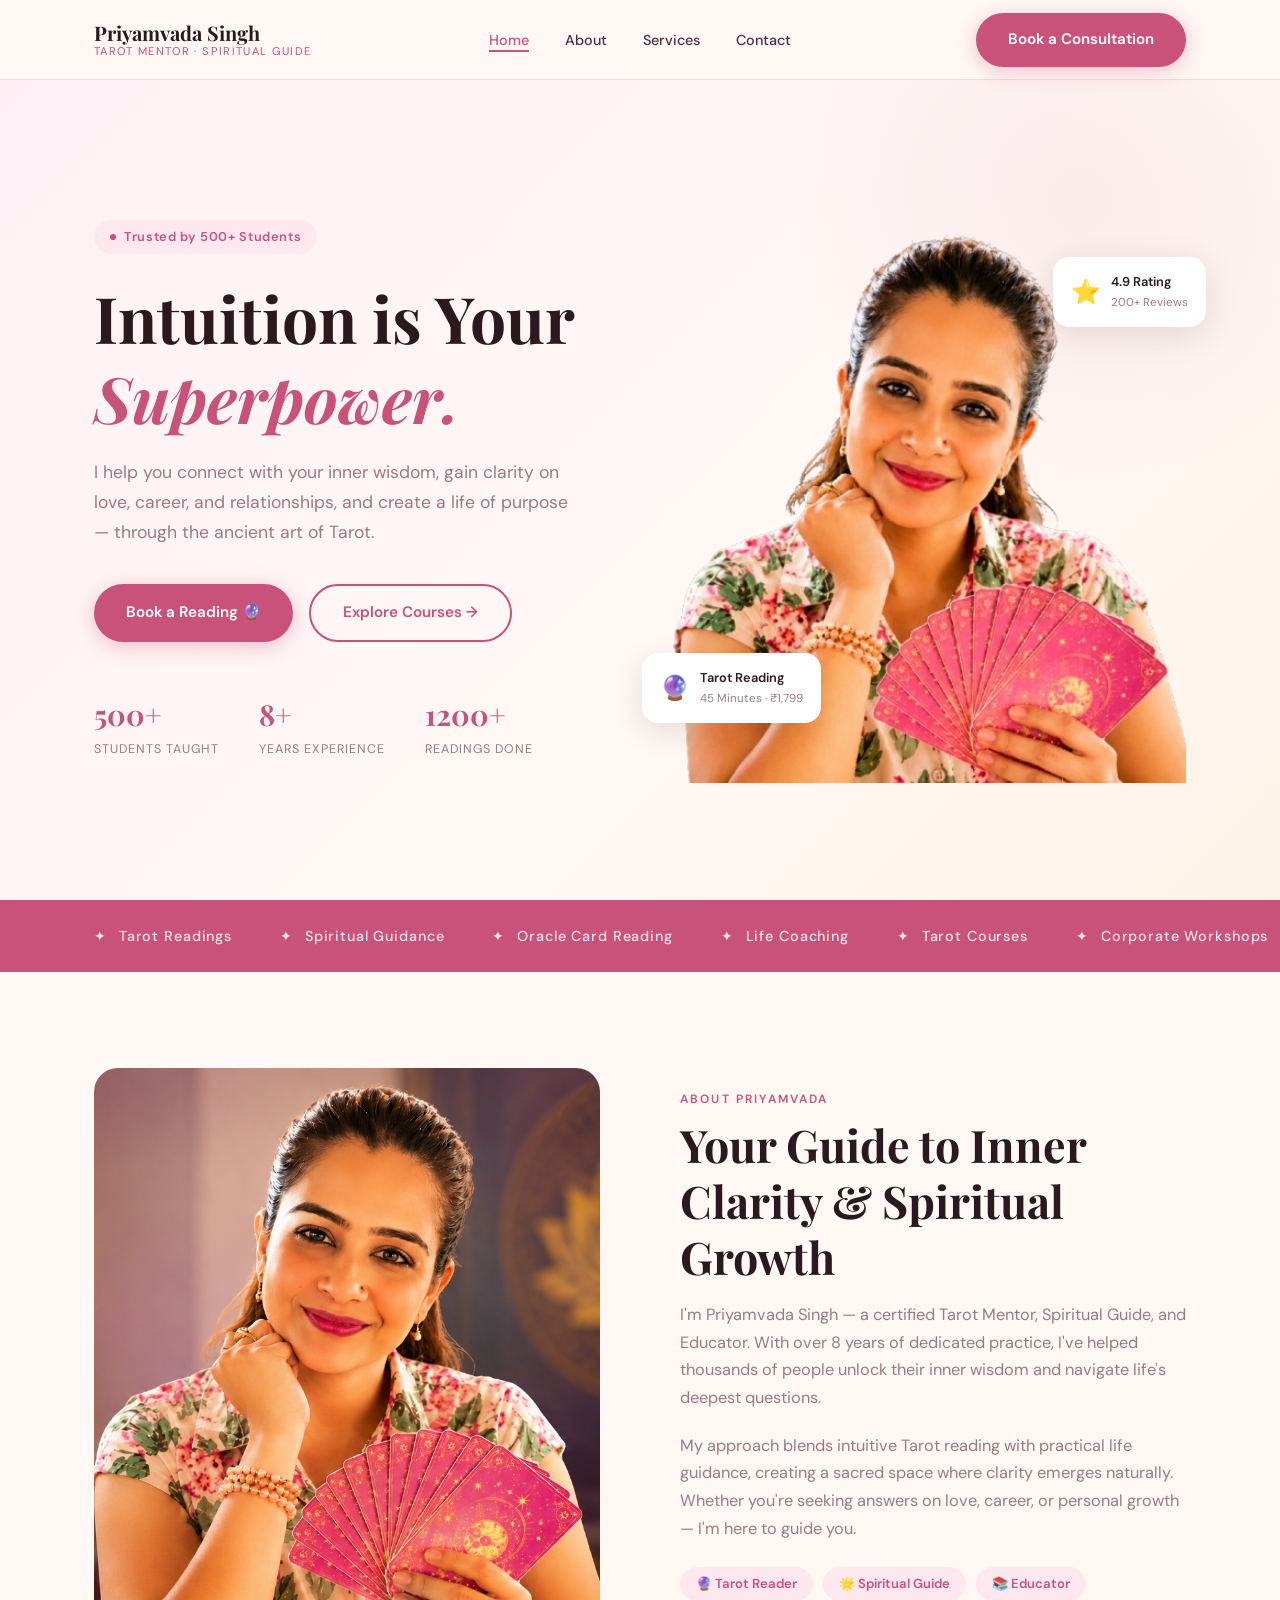
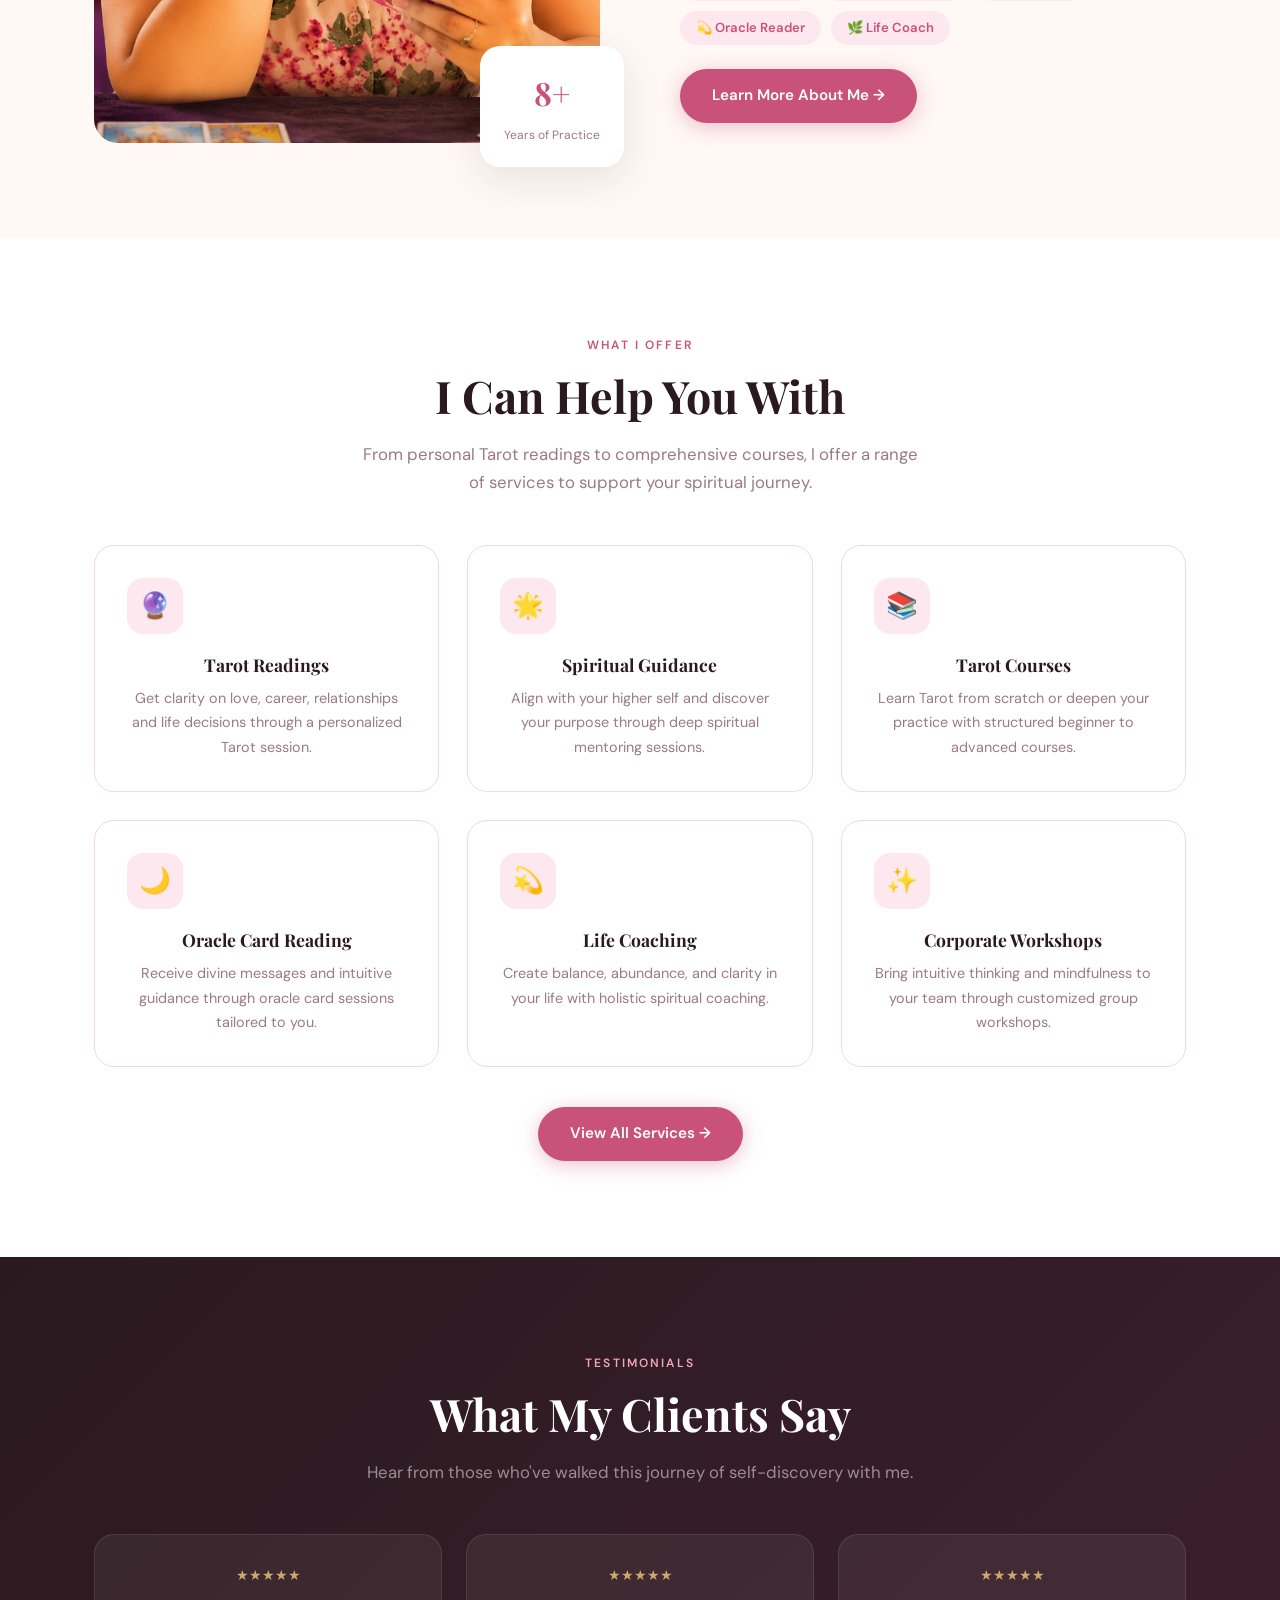
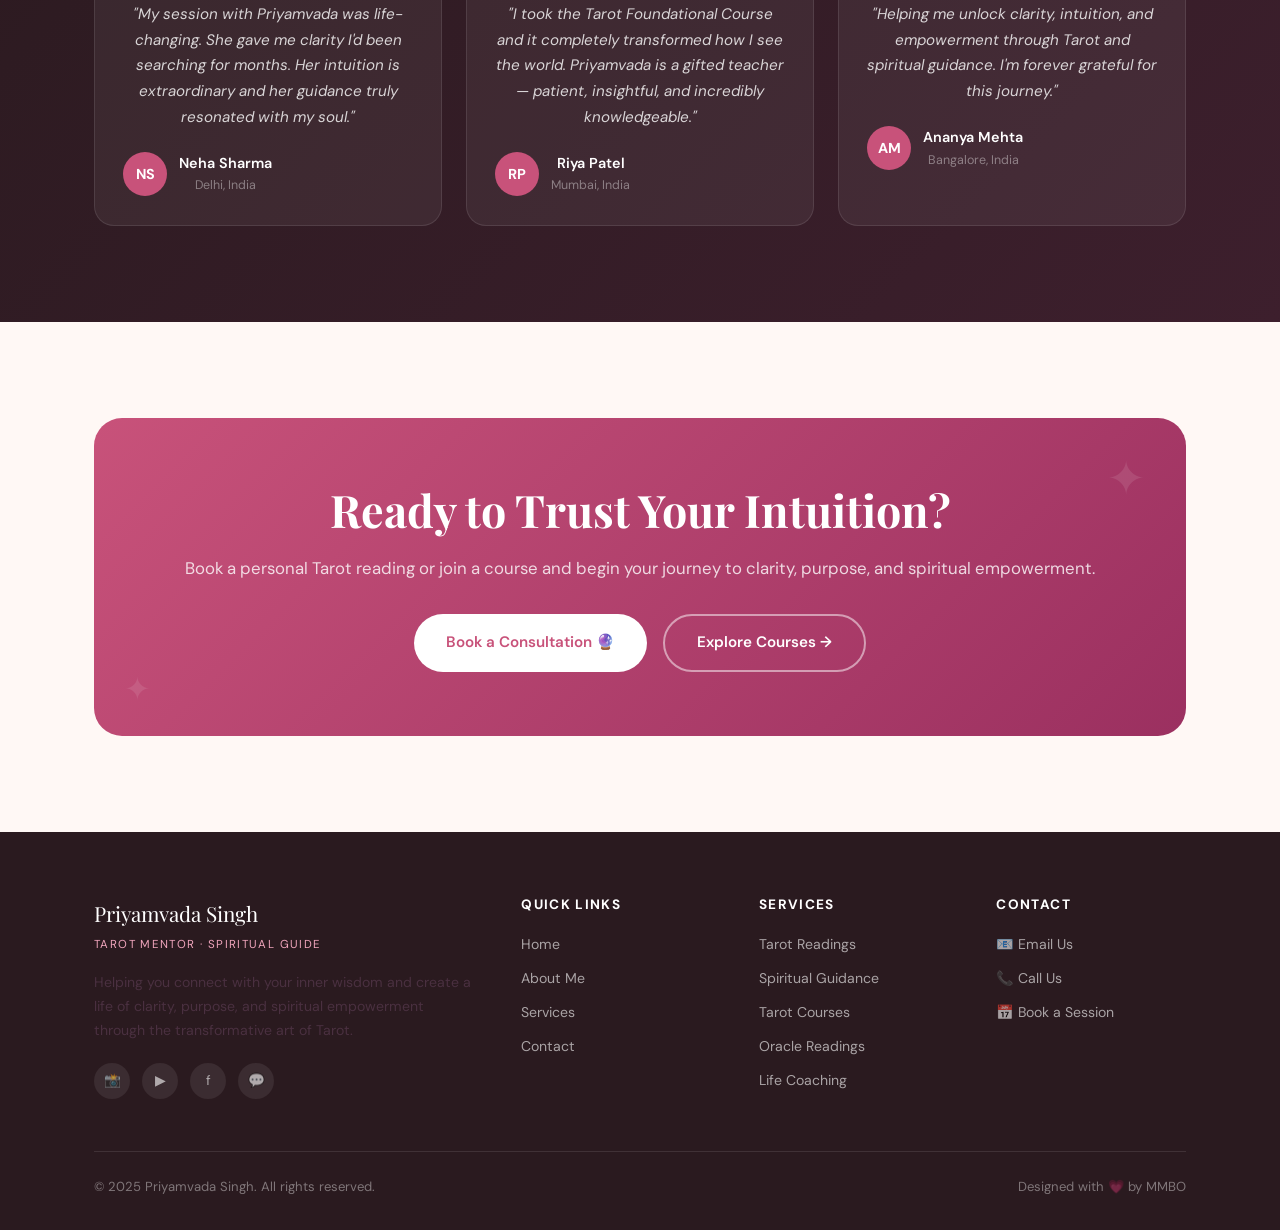
<file: index.html>
<!DOCTYPE html>
<html lang="en">

<head>
  <meta charset="UTF-8" />
  <meta name="viewport" content="width=device-width, initial-scale=1.0" />
  <title>Priyamvada Singh | Tarot Mentor & Spiritual Guide</title>
  <meta name="description"
    content="Connect with your inner wisdom through Tarot readings, spiritual guidance, and courses with Priyamvada Singh." />
  <link rel="stylesheet" href="css/style.css" />
</head>

<body>

  <!-- NAVBAR -->
  <nav class="navbar">
    <div class="container">
      <div class="nav-inner">
        <a href="index.html" class="nav-logo">
          <span class="logo-name">Priyamvada Singh</span>
          <span class="logo-tagline">Tarot Mentor · Spiritual Guide</span>
        </a>
        <ul class="nav-links">
          <li><a href="index.html" class="active">Home</a></li>
          <li><a href="about.html">About</a></li>
          <li><a href="services.html">Services</a></li>
          <li><a href="contact.html">Contact</a></li>
        </ul>
        <a href="contact.html" class="btn btn-primary nav-cta">Book a Consultation</a>
        <button class="hamburger" aria-label="Menu">
          <span></span><span></span><span></span>
        </button>
      </div>
    </div>
  </nav>

  <!-- HERO -->
  <section class="hero">
    <div class="container">
      <div class="hero-grid">
        <div class="hero-content">
          <div class="hero-badge"><span class="dot"></span> Trusted by 500+ Students</div>
          <h1 class="hero-title">Intuition is Your <em>Superpower.</em></h1>
          <p class="hero-sub">I help you connect with your inner wisdom, gain clarity on love, career, and
            relationships, and create a life of purpose — through the ancient art of Tarot.</p>
          <div class="hero-actions">
            <a href="contact.html" class="btn btn-primary">Book a Reading 🔮</a>
            <a href="services.html" class="btn btn-outline">Explore Courses →</a>
          </div>
          <div class="hero-stats">
            <div class="hero-stat">
              <div class="num"><span data-target="500" data-suffix="+">500+</span></div>
              <div class="lbl">Students Taught</div>
            </div>
            <div class="hero-stat">
              <div class="num"><span data-target="8" data-suffix="+">8+</span></div>
              <div class="lbl">Years Experience</div>
            </div>
            <div class="hero-stat">
              <div class="num"><span data-target="1200" data-suffix="+">1200+</span></div>
              <div class="lbl">Readings Done</div>
            </div>
          </div>
        </div>
        <div class="hero-img-wrap">
          <div class="hero-img-frame">
            <!-- <div style="width:100%;height:100%;background:linear-gradient(145deg,#f9c7d8,#e8a0b8);display:flex;align-items:center;justify-content:center;font-size:5rem;">🌸</div> -->
            <img src="./image/hero_image.png" alt="hero-image" />
          </div>
          <div class="hero-float fl-1">
            <div class="fi">🔮</div>
            <div>
              <div class="ft">Tarot Reading</div>
              <div class="fs">45 Minutes · ₹1,799</div>
            </div>
          </div>
          <div class="hero-float fl-2">
            <div class="fi">⭐</div>
            <div>
              <div class="ft">4.9 Rating</div>
              <div class="fs">200+ Reviews</div>
            </div>
          </div>
        </div>
      </div>
    </div>
  </section>

  <!-- SERVICES STRIP -->
  <div class="services-strip">
    <div class="container">
      <div class="strip-inner">
        <span class="strip-item"><span class="star">✦</span> Tarot Readings</span>
        <span class="strip-item"><span class="star">✦</span> Spiritual Guidance</span>
        <span class="strip-item"><span class="star">✦</span> Oracle Card Reading</span>
        <span class="strip-item"><span class="star">✦</span> Life Coaching</span>
        <span class="strip-item"><span class="star">✦</span> Tarot Courses</span>
        <span class="strip-item"><span class="star">✦</span> Corporate Workshops</span>
        <!-- duplicate for seamless loop -->
        <span class="strip-item"><span class="star">✦</span> Tarot Readings</span>
        <span class="strip-item"><span class="star">✦</span> Spiritual Guidance</span>
        <span class="strip-item"><span class="star">✦</span> Oracle Card Reading</span>
        <span class="strip-item"><span class="star">✦</span> Life Coaching</span>
        <span class="strip-item"><span class="star">✦</span> Tarot Courses</span>
        <span class="strip-item"><span class="star">✦</span> Corporate Workshops</span>
      </div>
    </div>
  </div>

  <!-- ABOUT SNIPPET -->
  <section class="section-pad">
    <div class="container">
      <div class="about-home-grid">
        <div class="about-home-img">
          <div class="about-img-main">
            <div
              style="width:100%;height:100%;background:linear-gradient(145deg,#fcd0e0,#e8a0b8);display:flex;align-items:center;justify-content:center;font-size:6rem;">
              <img src="./image/about-image.png" alt="about-image" />

            </div>
          </div>
          <div class="about-card">
            <span class="ac-num">8+</span>
            <span class="ac-txt">Years of Practice</span>
          </div>
        </div>
        <div class="about-home-content">
          <span class="eyebrow">About Priyamvada</span>
          <h2 class="section-title">Your Guide to Inner Clarity &amp; Spiritual Growth</h2>
          <p>I'm Priyamvada Singh — a certified Tarot Mentor, Spiritual Guide, and Educator. With over 8 years of
            dedicated practice, I've helped thousands of people unlock their inner wisdom and navigate life's deepest
            questions.</p>
          <p>My approach blends intuitive Tarot reading with practical life guidance, creating a sacred space where
            clarity emerges naturally. Whether you're seeking answers on love, career, or personal growth — I'm here to
            guide you.</p>
          <div class="skills-list">
            <span class="skill-tag">🔮 Tarot Reader</span>
            <span class="skill-tag">🌟 Spiritual Guide</span>
            <span class="skill-tag">📚 Educator</span>
            <span class="skill-tag">💫 Oracle Reader</span>
            <span class="skill-tag">🌿 Life Coach</span>
          </div>
          <a href="about.html" class="btn btn-primary">Learn More About Me →</a>
        </div>
      </div>
    </div>
  </section>

  <!-- SERVICES OVERVIEW -->
  <section class="section-pad" style="background:var(--white);">
    <div class="container text-center">
      <span class="eyebrow">What I Offer</span>
      <h2 class="section-title">I Can Help You With</h2>
      <p class="section-subtitle">From personal Tarot readings to comprehensive courses, I offer a range of services to
        support your spiritual journey.</p>
      <div class="cards-grid">
        <div class="card">
          <div class="card-icon">🔮</div>
          <h3>Tarot Readings</h3>
          <p>Get clarity on love, career, relationships and life decisions through a personalized Tarot session.</p>
        </div>
        <div class="card">
          <div class="card-icon">🌟</div>
          <h3>Spiritual Guidance</h3>
          <p>Align with your higher self and discover your purpose through deep spiritual mentoring sessions.</p>
        </div>
        <div class="card">
          <div class="card-icon">📚</div>
          <h3>Tarot Courses</h3>
          <p>Learn Tarot from scratch or deepen your practice with structured beginner to advanced courses.</p>
        </div>
        <div class="card">
          <div class="card-icon">🌙</div>
          <h3>Oracle Card Reading</h3>
          <p>Receive divine messages and intuitive guidance through oracle card sessions tailored to you.</p>
        </div>
        <div class="card">
          <div class="card-icon">💫</div>
          <h3>Life Coaching</h3>
          <p>Create balance, abundance, and clarity in your life with holistic spiritual coaching.</p>
        </div>
        <div class="card">
          <div class="card-icon">✨</div>
          <h3>Corporate Workshops</h3>
          <p>Bring intuitive thinking and mindfulness to your team through customized group workshops.</p>
        </div>
      </div>
      <div style="margin-top:40px;">
        <a href="services.html" class="btn btn-primary">View All Services →</a>
      </div>
    </div>
  </section>

  <!-- TESTIMONIALS -->
  <section class="section-pad testimonials-bg">
    <div class="container text-center">
      <span class="eyebrow">Testimonials</span>
      <h2 class="section-title">What My Clients Say</h2>
      <p class="section-subtitle">Hear from those who've walked this journey of self-discovery with me.</p>
      <div class="testi-grid">
        <div class="testi-card">
          <div class="testi-stars">★★★★★</div>
          <p class="testi-text">"My session with Priyamvada was life-changing. She gave me clarity I'd been searching
            for months. Her intuition is extraordinary and her guidance truly resonated with my soul."</p>
          <div class="testi-author">
            <div class="testi-avatar">NS</div>
            <div>
              <div class="testi-name">Neha Sharma</div>
              <div class="testi-loc">Delhi, India</div>
            </div>
          </div>
        </div>
        <div class="testi-card">
          <div class="testi-stars">★★★★★</div>
          <p class="testi-text">"I took the Tarot Foundational Course and it completely transformed how I see the world.
            Priyamvada is a gifted teacher — patient, insightful, and incredibly knowledgeable."</p>
          <div class="testi-author">
            <div class="testi-avatar">RP</div>
            <div>
              <div class="testi-name">Riya Patel</div>
              <div class="testi-loc">Mumbai, India</div>
            </div>
          </div>
        </div>
        <div class="testi-card">
          <div class="testi-stars">★★★★★</div>
          <p class="testi-text">"Helping me unlock clarity, intuition, and empowerment through Tarot and spiritual
            guidance. I'm forever grateful for this journey."</p>
          <div class="testi-author">
            <div class="testi-avatar">AM</div>
            <div>
              <div class="testi-name">Ananya Mehta</div>
              <div class="testi-loc">Bangalore, India</div>
            </div>
          </div>
        </div>
      </div>
    </div>
  </section>

  <!-- CTA SECTION -->
  <section class="section-pad">
    <div class="container">
      <div class="cta-banner">
        <h2>Ready to Trust Your Intuition?</h2>
        <p>Book a personal Tarot reading or join a course and begin your journey to clarity, purpose, and spiritual
          empowerment.</p>
        <div style="display:flex;gap:16px;justify-content:center;flex-wrap:wrap;">
          <a href="contact.html" class="btn btn-white">Book a Consultation 🔮</a>
          <a href="services.html" class="btn btn-outline" style="border-color:rgba(255,255,255,0.5);color:#fff;">Explore
            Courses →</a>
        </div>
      </div>
    </div>
  </section>

  <!-- FOOTER -->
  <footer class="footer">
    <div class="container">
      <div class="footer-grid">
        <div class="footer-brand">
          <span class="logo-name">Priyamvada Singh</span>
          <span class="logo-tagline">Tarot Mentor · Spiritual Guide</span>
          <p>Helping you connect with your inner wisdom and create a life of clarity, purpose, and spiritual empowerment
            through the transformative art of Tarot.</p>
          <div class="social-links">
            <a href="#" title="Instagram">📸</a>
            <a href="#" title="YouTube">▶</a>
            <a href="#" title="Facebook">f</a>
            <a href="#" title="WhatsApp">💬</a>
          </div>
        </div>
        <div class="footer-col">
          <h4>Quick Links</h4>
          <a href="index.html">Home</a>
          <a href="about.html">About Me</a>
          <a href="services.html">Services</a>
          <a href="contact.html">Contact</a>
        </div>
        <div class="footer-col">
          <h4>Services</h4>
          <a href="services.html">Tarot Readings</a>
          <a href="services.html">Spiritual Guidance</a>
          <a href="services.html">Tarot Courses</a>
          <a href="services.html">Oracle Readings</a>
          <a href="services.html">Life Coaching</a>
        </div>
        <div class="footer-col">
          <h4>Contact</h4>
          <a href="mailto:priyamvada@example.com">📧 Email Us</a>
          <a href="tel:+919999999999">📞 Call Us</a>
          <a href="contact.html">📅 Book a Session</a>
        </div>
      </div>
      <div class="footer-bottom">
        <span>© 2025 Priyamvada Singh. All rights reserved.</span>
        <span>Designed with 💗 by MMBO</span>
      </div>
    </div>
  </footer>

  <script src="js/main.js"></script>
</body>

</html>
</file>
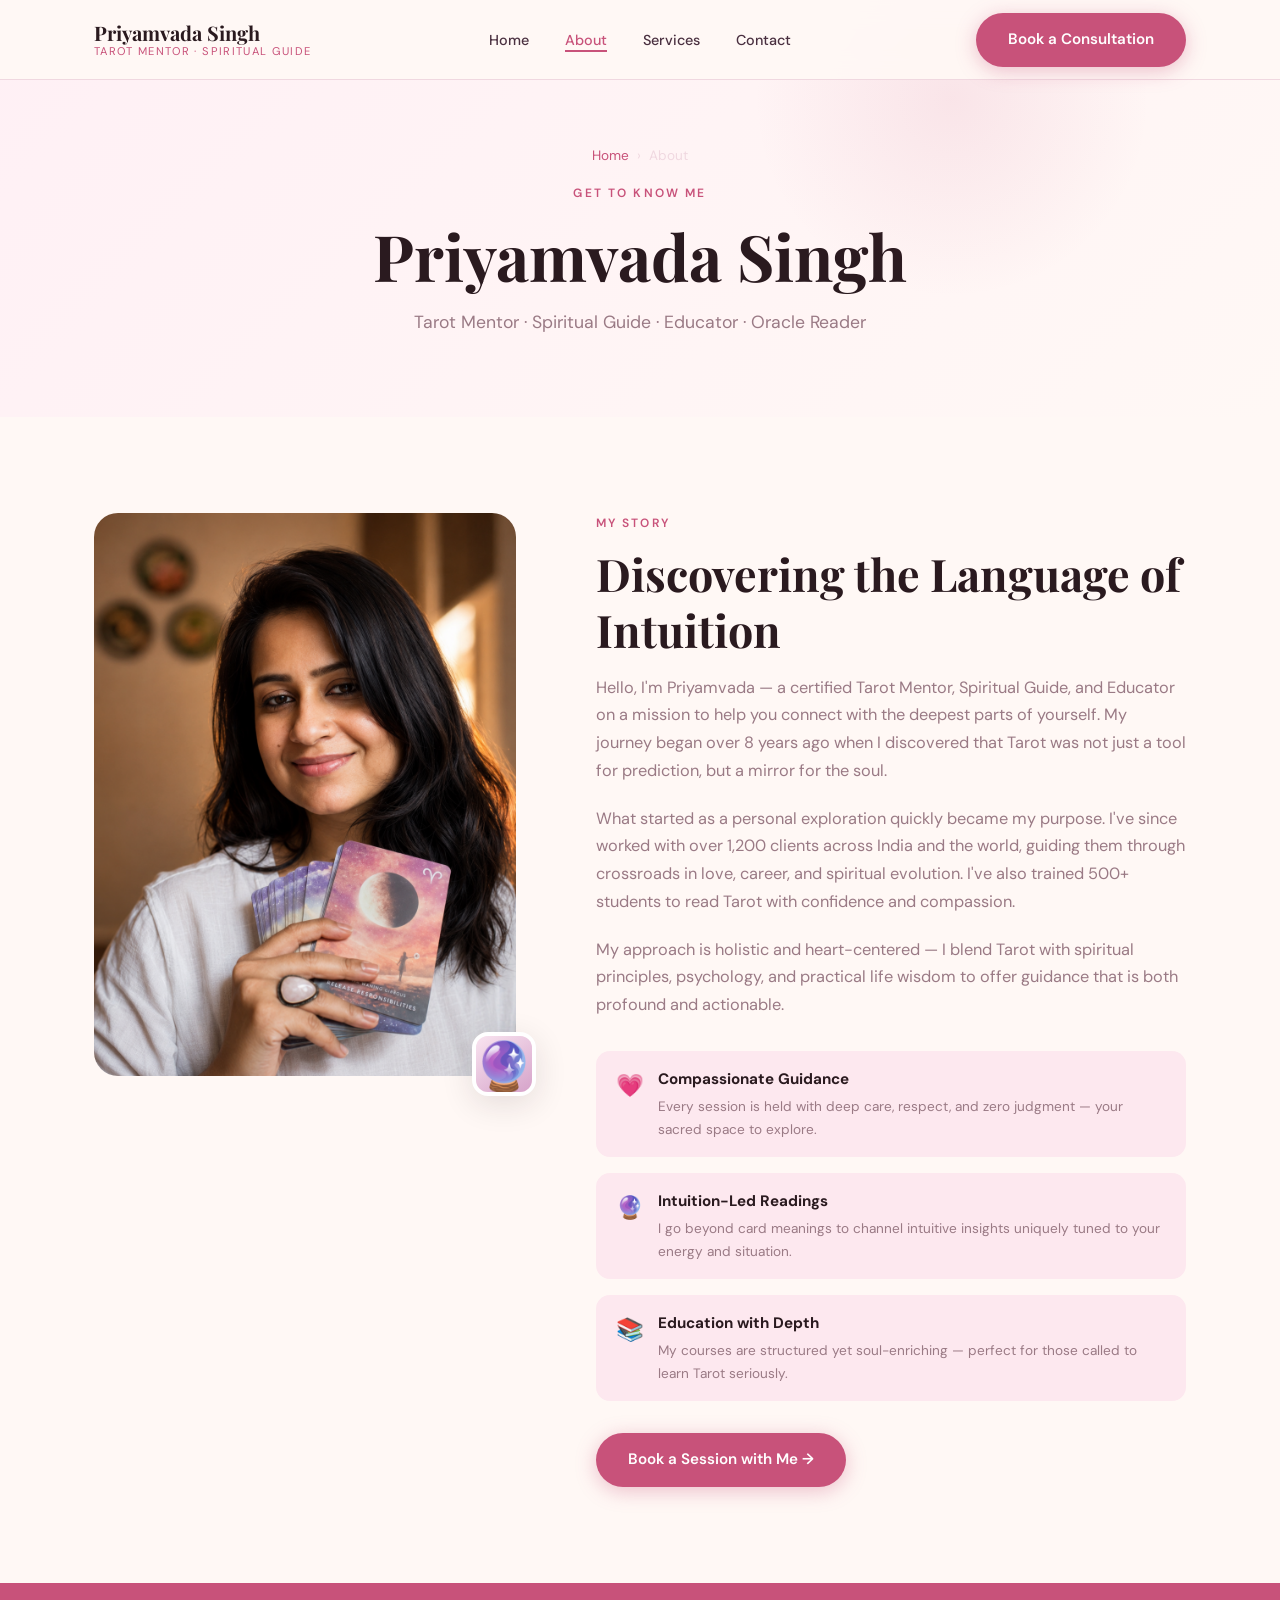
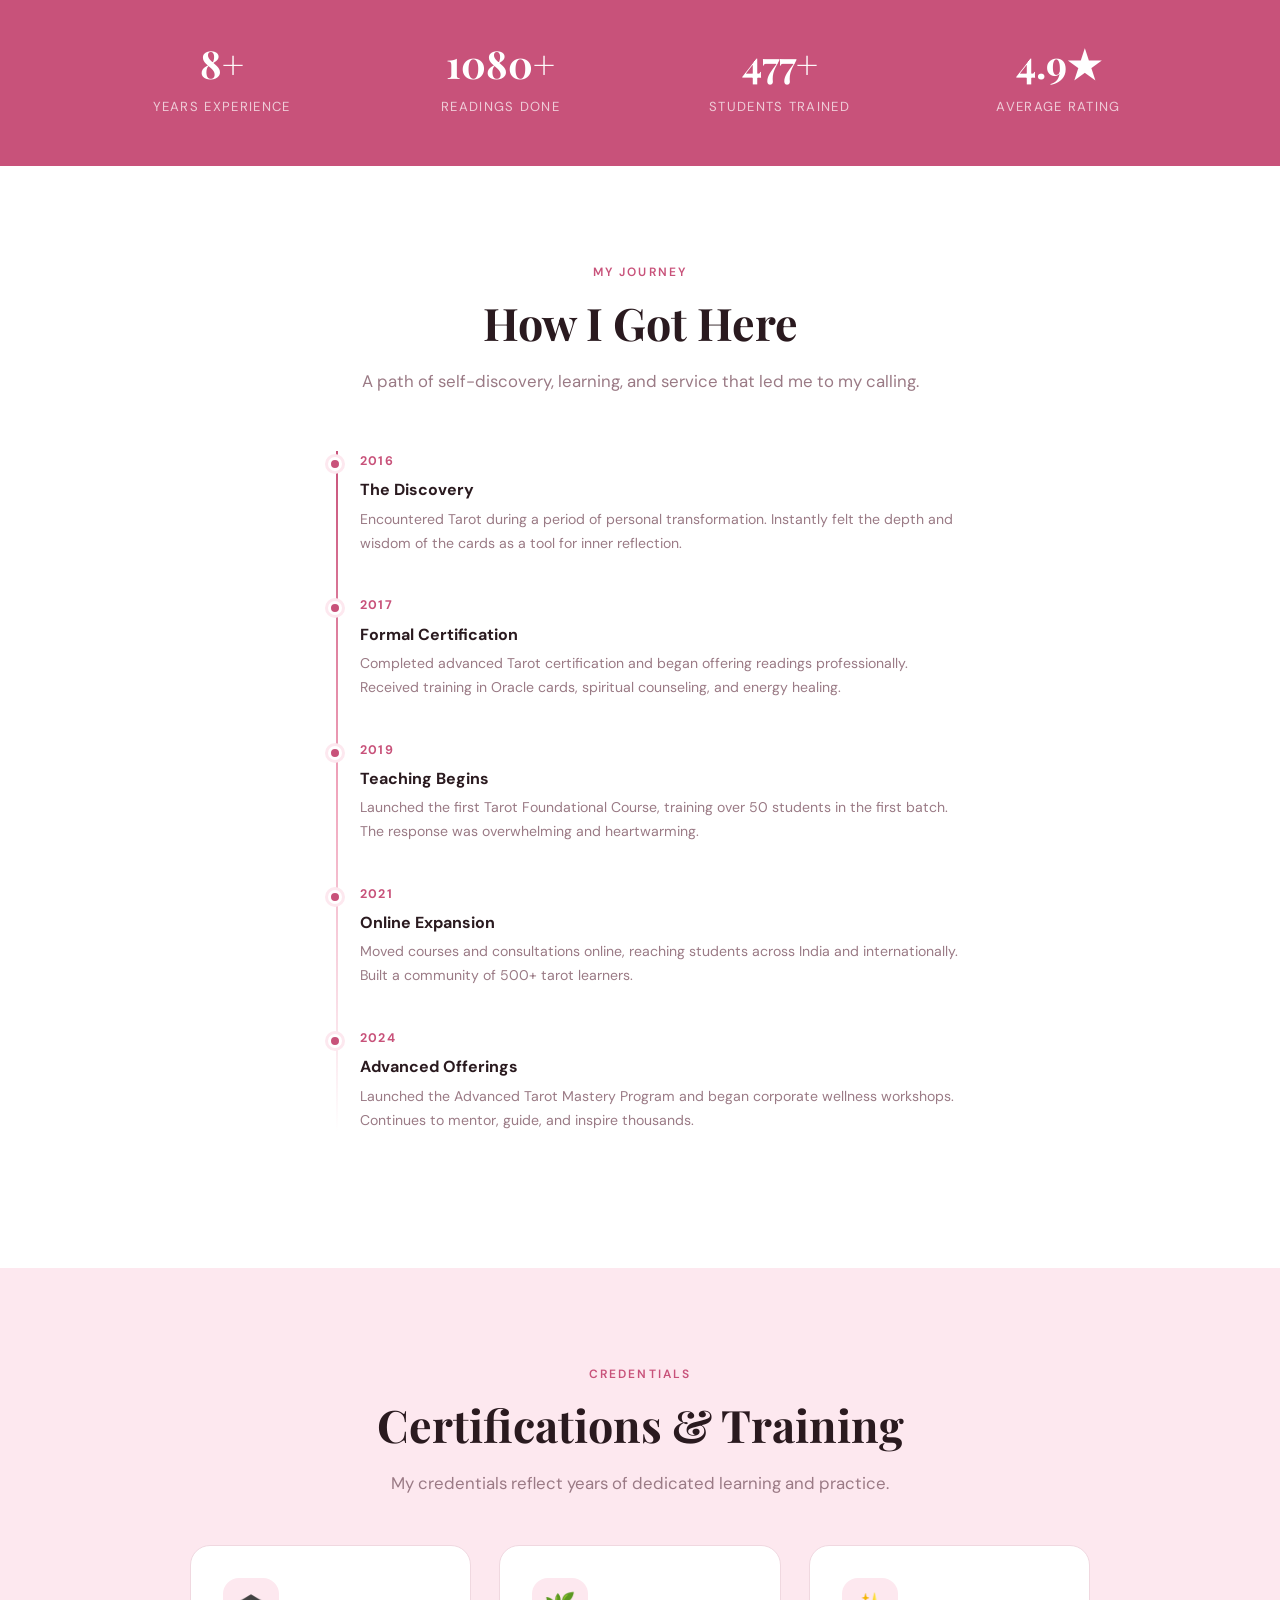
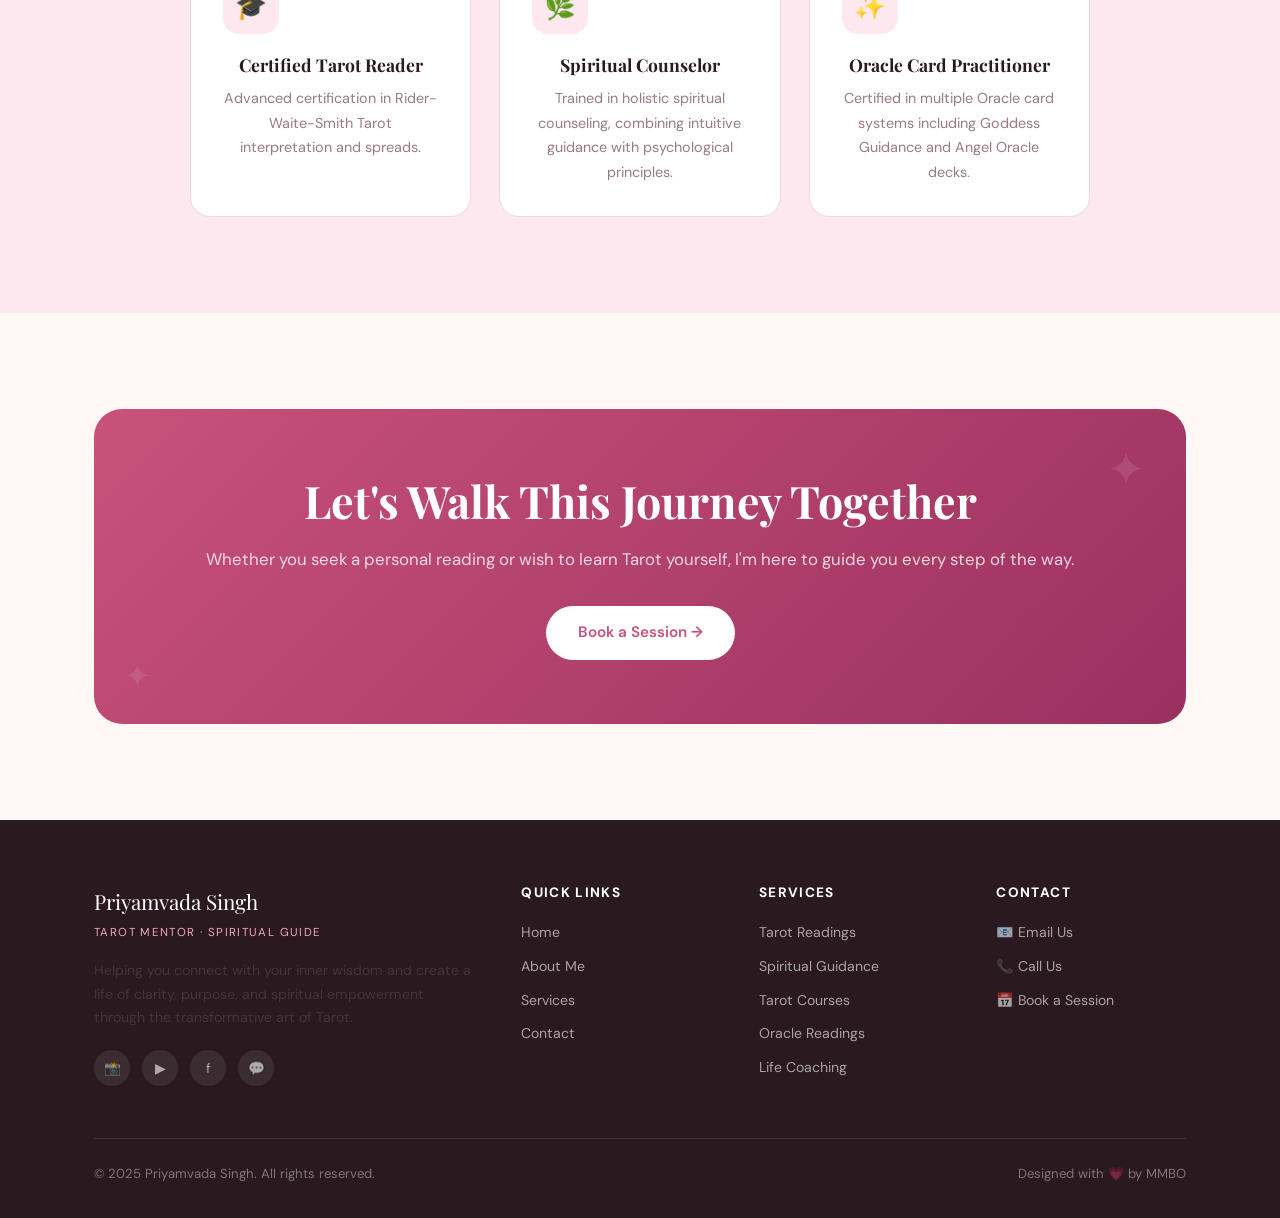
<file: about.html>
<!DOCTYPE html>
<html lang="en">

<head>
  <meta charset="UTF-8" />
  <meta name="viewport" content="width=device-width, initial-scale=1.0" />
  <title>About | Priyamvada Singh</title>
  <meta name="description"
    content="Learn about Priyamvada Singh — Tarot Mentor, Spiritual Guide, and Educator with 8+ years of experience." />
  <link rel="stylesheet" href="css/style.css" />
</head>

<body>

  <!-- NAVBAR -->
  <nav class="navbar">
    <div class="container">
      <div class="nav-inner">
        <a href="index.html" class="nav-logo">
          <span class="logo-name">Priyamvada Singh</span>
          <span class="logo-tagline">Tarot Mentor · Spiritual Guide</span>
        </a>
        <ul class="nav-links">
          <li><a href="index.html">Home</a></li>
          <li><a href="about.html" class="active">About</a></li>
          <li><a href="services.html">Services</a></li>
          <li><a href="contact.html">Contact</a></li>
        </ul>
        <a href="contact.html" class="btn btn-primary nav-cta">Book a Consultation</a>
        <button class="hamburger" aria-label="Menu">
          <span></span><span></span><span></span>
        </button>
      </div>
    </div>
  </nav>

  <!-- PAGE HERO -->
  <section class="page-hero">
    <div class="container">
      <div class="breadcrumb">
        <a href="index.html">Home</a>
        <span>›</span>
        <span>About</span>
      </div>
      <span class="eyebrow">Get to Know Me</span>
      <h1>Priyamvada Singh</h1>
      <p style="color:var(--text-muted);font-size:1.1rem;max-width:520px;margin:12px auto 0;">Tarot Mentor · Spiritual
        Guide · Educator · Oracle Reader</p>
    </div>
  </section>

  <!-- ABOUT INTRO -->
  <section class="section-pad">
    <div class="container">
      <div class="about-intro-grid">
        <div class="about-img-stack">
          <div class="about-img-big">
            <div
              style="width:100%;height:100%;background:linear-gradient(145deg,#fcd0e0,#e8a0b8);display:flex;align-items:center;justify-content:center;font-size:8rem;">
              <img src="./image/about-page-image.png" alt="about-page-image" />

            </div>
          </div>
          <div class="about-img-sm">
            <div
              style="width:100%;height:60px;background:linear-gradient(145deg,#f9e4f0,#d4a0c8);display:flex;align-items:center;justify-content:center;font-size:3rem;">
              🔮</div>
          </div>
        </div>
        <div class="about-intro-content">
          <span class="eyebrow">My Story</span>
          <h2 class="section-title">Discovering the Language of Intuition</h2>
          <p>Hello, I'm Priyamvada — a certified Tarot Mentor, Spiritual Guide, and Educator on a mission to help you
            connect with the deepest parts of yourself. My journey began over 8 years ago when I discovered that Tarot
            was not just a tool for prediction, but a mirror for the soul.</p>
          <p>What started as a personal exploration quickly became my purpose. I've since worked with over 1,200 clients
            across India and the world, guiding them through crossroads in love, career, and spiritual evolution. I've
            also trained 500+ students to read Tarot with confidence and compassion.</p>
          <p>My approach is holistic and heart-centered — I blend Tarot with spiritual principles, psychology, and
            practical life wisdom to offer guidance that is both profound and actionable.</p>
          <div class="values-list">
            <div class="value-item">
              <div class="value-icon">💗</div>
              <div>
                <div class="value-title">Compassionate Guidance</div>
                <div class="value-desc">Every session is held with deep care, respect, and zero judgment — your sacred
                  space to explore.</div>
              </div>
            </div>
            <div class="value-item">
              <div class="value-icon">🔮</div>
              <div>
                <div class="value-title">Intuition-Led Readings</div>
                <div class="value-desc">I go beyond card meanings to channel intuitive insights uniquely tuned to your
                  energy and situation.</div>
              </div>
            </div>
            <div class="value-item">
              <div class="value-icon">📚</div>
              <div>
                <div class="value-title">Education with Depth</div>
                <div class="value-desc">My courses are structured yet soul-enriching — perfect for those called to learn
                  Tarot seriously.</div>
              </div>
            </div>
          </div>
          <a href="contact.html" class="btn btn-primary">Book a Session with Me →</a>
        </div>
      </div>
    </div>
  </section>

  <!-- STATS -->
  <section class="section-pad-sm" style="background:var(--rose);padding:48px 0;">
    <div class="container">
      <div style="display:grid;grid-template-columns:repeat(4,1fr);gap:24px;text-align:center;">
        <div>
          <div style="font-family:'Playfair Display',serif;font-size:2.4rem;font-weight:700;color:#fff;"><span
              data-target="8" data-suffix="+">8+</span></div>
          <div style="font-size:0.82rem;letter-spacing:0.1em;text-transform:uppercase;color:rgba(255,255,255,0.7);">
            Years Experience</div>
        </div>
        <div>
          <div style="font-family:'Playfair Display',serif;font-size:2.4rem;font-weight:700;color:#fff;"><span
              data-target="1200" data-suffix="+">1200+</span></div>
          <div style="font-size:0.82rem;letter-spacing:0.1em;text-transform:uppercase;color:rgba(255,255,255,0.7);">
            Readings Done</div>
        </div>
        <div>
          <div style="font-family:'Playfair Display',serif;font-size:2.4rem;font-weight:700;color:#fff;"><span
              data-target="500" data-suffix="+">500+</span></div>
          <div style="font-size:0.82rem;letter-spacing:0.1em;text-transform:uppercase;color:rgba(255,255,255,0.7);">
            Students Trained</div>
        </div>
        <div>
          <div style="font-family:'Playfair Display',serif;font-size:2.4rem;font-weight:700;color:#fff;"><span
              data-target="4" data-suffix=".9★">4.9★</span></div>
          <div style="font-size:0.82rem;letter-spacing:0.1em;text-transform:uppercase;color:rgba(255,255,255,0.7);">
            Average Rating</div>
        </div>
      </div>
    </div>
  </section>

  <!-- JOURNEY TIMELINE -->
  <section class="section-pad journey-section">
    <div class="container">
      <div class="text-center" style="margin-bottom:56px;">
        <span class="eyebrow">My Journey</span>
        <h2 class="section-title">How I Got Here</h2>
        <p class="section-subtitle">A path of self-discovery, learning, and service that led me to my calling.</p>
      </div>
      <div style="max-width:640px;margin:0 auto;">
        <div class="timeline">
          <div class="tl-item">
            <div class="tl-dot"></div>
            <div class="tl-year">2016</div>
            <div class="tl-title">The Discovery</div>
            <div class="tl-desc">Encountered Tarot during a period of personal transformation. Instantly felt the depth
              and wisdom of the cards as a tool for inner reflection.</div>
          </div>
          <div class="tl-item">
            <div class="tl-dot"></div>
            <div class="tl-year">2017</div>
            <div class="tl-title">Formal Certification</div>
            <div class="tl-desc">Completed advanced Tarot certification and began offering readings professionally.
              Received training in Oracle cards, spiritual counseling, and energy healing.</div>
          </div>
          <div class="tl-item">
            <div class="tl-dot"></div>
            <div class="tl-year">2019</div>
            <div class="tl-title">Teaching Begins</div>
            <div class="tl-desc">Launched the first Tarot Foundational Course, training over 50 students in the first
              batch. The response was overwhelming and heartwarming.</div>
          </div>
          <div class="tl-item">
            <div class="tl-dot"></div>
            <div class="tl-year">2021</div>
            <div class="tl-title">Online Expansion</div>
            <div class="tl-desc">Moved courses and consultations online, reaching students across India and
              internationally. Built a community of 500+ tarot learners.</div>
          </div>
          <div class="tl-item">
            <div class="tl-dot"></div>
            <div class="tl-year">2024</div>
            <div class="tl-title">Advanced Offerings</div>
            <div class="tl-desc">Launched the Advanced Tarot Mastery Program and began corporate wellness workshops.
              Continues to mentor, guide, and inspire thousands.</div>
          </div>
        </div>
      </div>
    </div>
  </section>

  <!-- CERTIFICATIONS -->
  <section class="section-pad" style="background:var(--rose-pale);">
    <div class="container text-center">
      <span class="eyebrow">Credentials</span>
      <h2 class="section-title">Certifications &amp; Training</h2>
      <p class="section-subtitle">My credentials reflect years of dedicated learning and practice.</p>
      <div class="cards-grid" style="max-width:900px;margin:0 auto;">
        <div class="card">
          <div class="card-icon">🎓</div>
          <h3>Certified Tarot Reader</h3>
          <p>Advanced certification in Rider-Waite-Smith Tarot interpretation and spreads.</p>
        </div>
        <div class="card">
          <div class="card-icon">🌿</div>
          <h3>Spiritual Counselor</h3>
          <p>Trained in holistic spiritual counseling, combining intuitive guidance with psychological principles.</p>
        </div>
        <div class="card">
          <div class="card-icon">✨</div>
          <h3>Oracle Card Practitioner</h3>
          <p>Certified in multiple Oracle card systems including Goddess Guidance and Angel Oracle decks.</p>
        </div>
      </div>
    </div>
  </section>

  <!-- CTA -->
  <section class="section-pad">
    <div class="container">
      <div class="cta-banner">
        <h2>Let's Walk This Journey Together</h2>
        <p>Whether you seek a personal reading or wish to learn Tarot yourself, I'm here to guide you every step of the
          way.</p>
        <a href="contact.html" class="btn btn-white">Book a Session →</a>
      </div>
    </div>
  </section>

  <!-- FOOTER -->
  <footer class="footer">
    <div class="container">
      <div class="footer-grid">
        <div class="footer-brand">
          <span class="logo-name">Priyamvada Singh</span>
          <span class="logo-tagline">Tarot Mentor · Spiritual Guide</span>
          <p>Helping you connect with your inner wisdom and create a life of clarity, purpose, and spiritual empowerment
            through the transformative art of Tarot.</p>
          <div class="social-links">
            <a href="#" title="Instagram">📸</a>
            <a href="#" title="YouTube">▶</a>
            <a href="#" title="Facebook">f</a>
            <a href="#" title="WhatsApp">💬</a>
          </div>
        </div>
        <div class="footer-col">
          <h4>Quick Links</h4>
          <a href="index.html">Home</a>
          <a href="about.html">About Me</a>
          <a href="services.html">Services</a>
          <a href="contact.html">Contact</a>
        </div>
        <div class="footer-col">
          <h4>Services</h4>
          <a href="services.html">Tarot Readings</a>
          <a href="services.html">Spiritual Guidance</a>
          <a href="services.html">Tarot Courses</a>
          <a href="services.html">Oracle Readings</a>
          <a href="services.html">Life Coaching</a>
        </div>
        <div class="footer-col">
          <h4>Contact</h4>
          <a href="mailto:priyamvada@example.com">📧 Email Us</a>
          <a href="tel:+919999999999">📞 Call Us</a>
          <a href="contact.html">📅 Book a Session</a>
        </div>
      </div>
      <div class="footer-bottom">
        <span>© 2025 Priyamvada Singh. All rights reserved.</span>
        <span>Designed with 💗 by MMBO</span>
      </div>
    </div>
  </footer>

  <script src="js/main.js"></script>
</body>

</html>
</file>
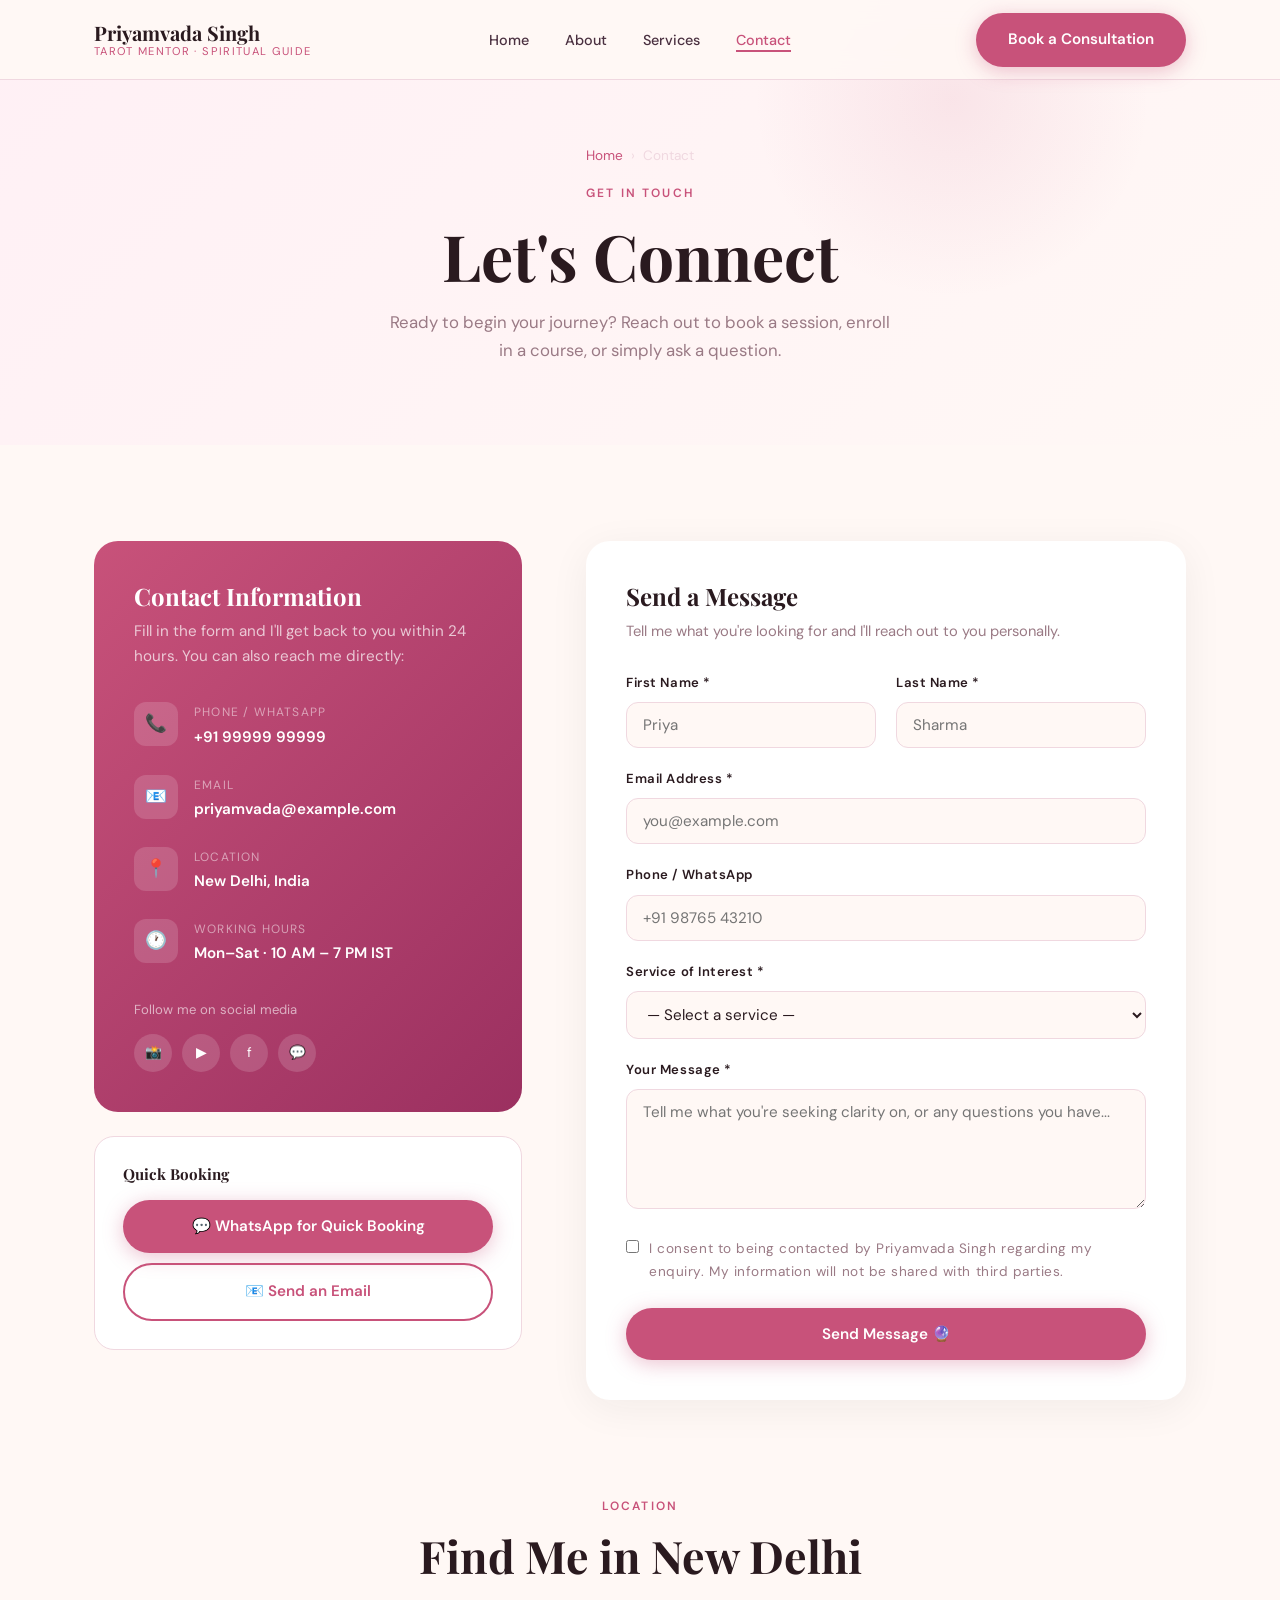
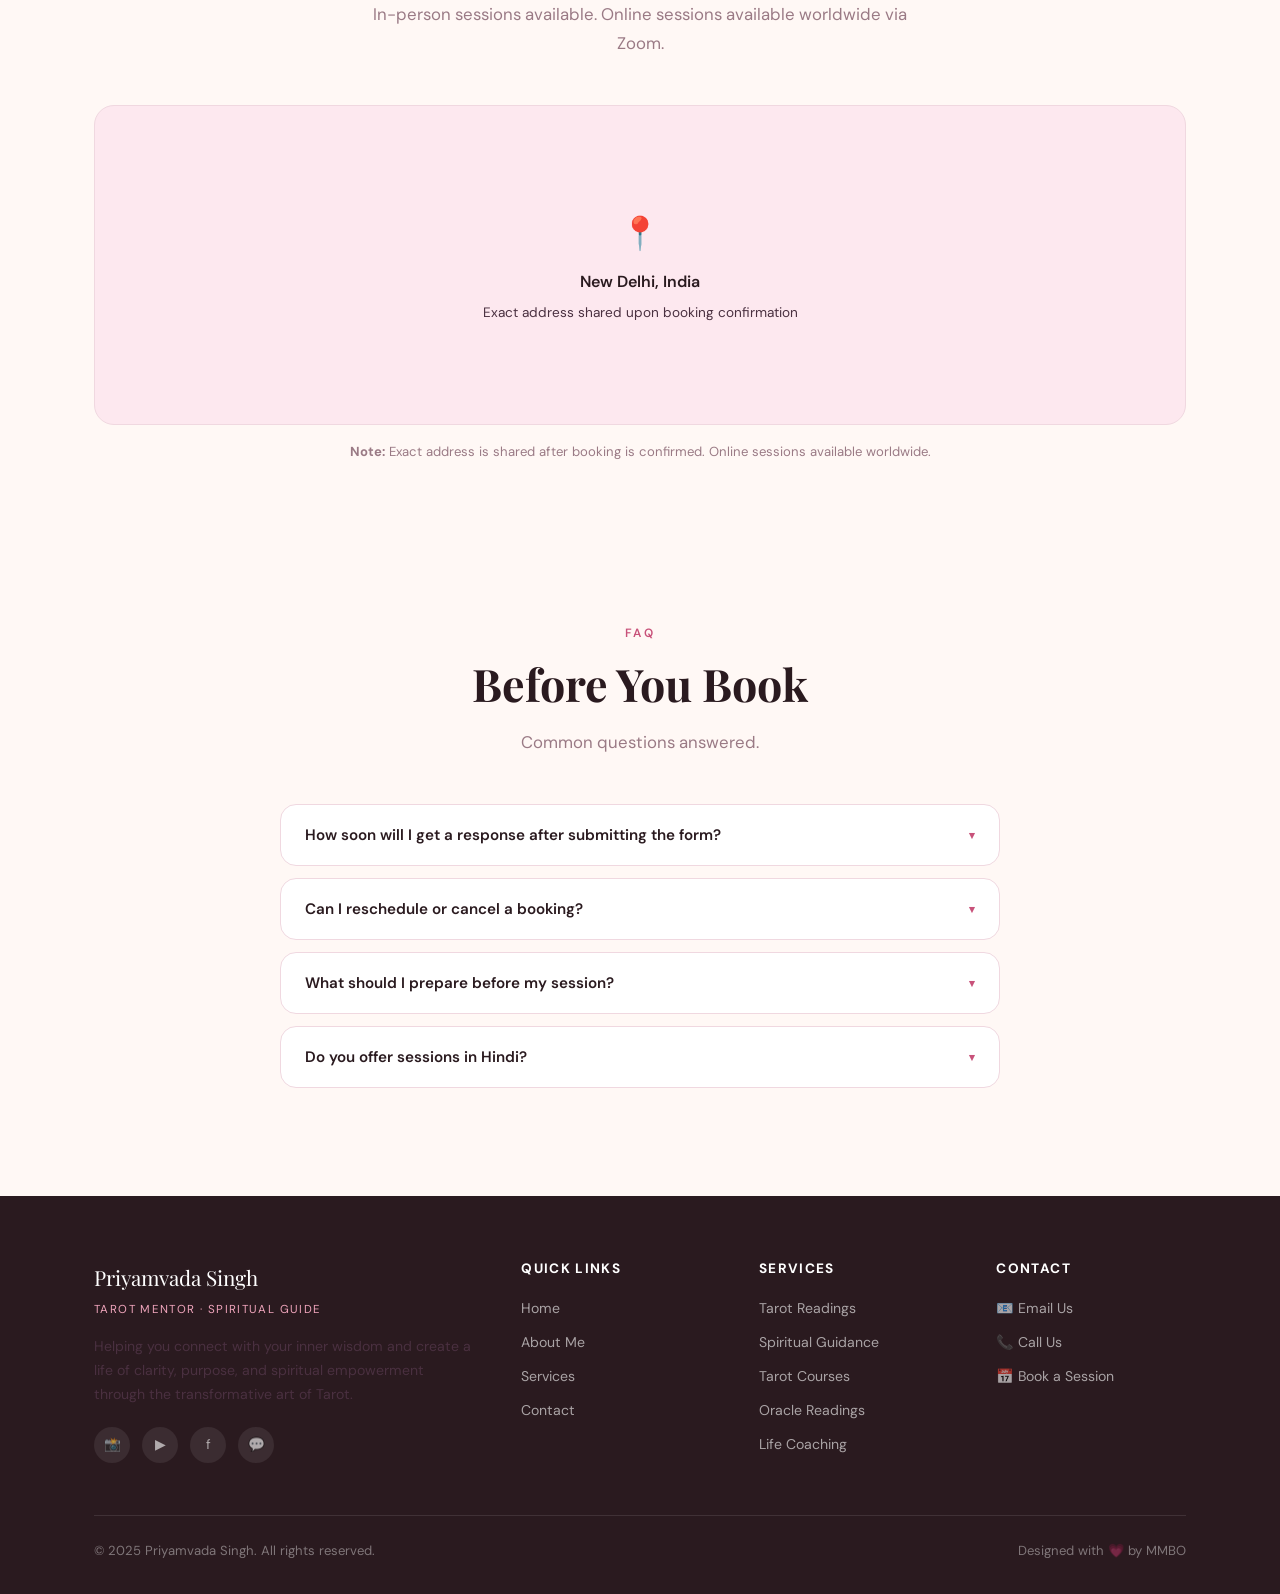
<file: contact.html>
<!DOCTYPE html>
<html lang="en">
<head>
  <meta charset="UTF-8" />
  <meta name="viewport" content="width=device-width, initial-scale=1.0" />
  <title>Contact | Priyamvada Singh</title>
  <meta name="description" content="Book a Tarot reading, enroll in a course, or reach out to Priyamvada Singh for spiritual guidance." />
  <link rel="stylesheet" href="css/style.css" />
</head>
<body>

<!-- NAVBAR -->
<nav class="navbar">
  <div class="container">
    <div class="nav-inner">
      <a href="index.html" class="nav-logo">
        <span class="logo-name">Priyamvada Singh</span>
        <span class="logo-tagline">Tarot Mentor · Spiritual Guide</span>
      </a>
      <ul class="nav-links">
        <li><a href="index.html">Home</a></li>
        <li><a href="about.html">About</a></li>
        <li><a href="services.html">Services</a></li>
        <li><a href="contact.html" class="active">Contact</a></li>
      </ul>
      <a href="contact.html" class="btn btn-primary nav-cta">Book a Consultation</a>
      <button class="hamburger" aria-label="Menu">
        <span></span><span></span><span></span>
      </button>
    </div>
  </div>
</nav>

<!-- PAGE HERO -->
<section class="page-hero">
  <div class="container text-center">
    <div class="breadcrumb">
      <a href="index.html">Home</a>
      <span>›</span>
      <span>Contact</span>
    </div>
    <span class="eyebrow">Get in Touch</span>
    <h1>Let's Connect</h1>
    <p style="color:var(--text-muted);font-size:1.05rem;max-width:500px;margin:12px auto 0;">Ready to begin your journey? Reach out to book a session, enroll in a course, or simply ask a question.</p>
  </div>
</section>

<!-- CONTACT MAIN -->
<section class="section-pad">
  <div class="container">
    <div class="contact-grid">

      <!-- LEFT: Info Card -->
      <div>
        <div class="contact-info-card">
          <h3>Contact Information</h3>
          <p>Fill in the form and I'll get back to you within 24 hours. You can also reach me directly:</p>

          <div class="contact-item">
            <div class="contact-item-icon">📞</div>
            <div>
              <div class="contact-item-label">Phone / WhatsApp</div>
              <div class="contact-item-val">+91 99999 99999</div>
            </div>
          </div>

          <div class="contact-item">
            <div class="contact-item-icon">📧</div>
            <div>
              <div class="contact-item-label">Email</div>
              <div class="contact-item-val">priyamvada@example.com</div>
            </div>
          </div>

          <div class="contact-item">
            <div class="contact-item-icon">📍</div>
            <div>
              <div class="contact-item-label">Location</div>
              <div class="contact-item-val">New Delhi, India</div>
            </div>
          </div>

          <div class="contact-item">
            <div class="contact-item-icon">🕐</div>
            <div>
              <div class="contact-item-label">Working Hours</div>
              <div class="contact-item-val">Mon–Sat · 10 AM – 7 PM IST</div>
            </div>
          </div>

          <div class="contact-social">
            <p>Follow me on social media</p>
            <div class="cs-links">
              <a href="#" title="Instagram">📸</a>
              <a href="#" title="YouTube">▶</a>
              <a href="#" title="Facebook">f</a>
              <a href="#" title="WhatsApp">💬</a>
            </div>
          </div>
        </div>

        <!-- Quick Services -->
        <div style="margin-top:24px;background:var(--white);border-radius:20px;padding:28px;border:1px solid var(--border);">
          <h4 style="font-size:0.95rem;margin-bottom:16px;color:var(--dark);">Quick Booking</h4>
          <div style="display:flex;flex-direction:column;gap:10px;">
            <a href="https://wa.me/919999999999?text=Hi+Priyamvada%2C+I%27d+like+to+book+a+Tarot+Reading" target="_blank" class="btn btn-primary" style="justify-content:center;">💬 WhatsApp for Quick Booking</a>
            <a href="mailto:priyamvada@example.com" class="btn btn-outline" style="justify-content:center;">📧 Send an Email</a>
          </div>
        </div>
      </div>

      <!-- RIGHT: Form -->
      <div class="contact-form-wrap">
        <h3>Send a Message</h3>
        <p>Tell me what you're looking for and I'll reach out to you personally.</p>
        <form class="contact-form">
          <div class="form-row">
            <div class="form-group">
              <label for="fname">First Name *</label>
              <input type="text" id="fname" name="fname" placeholder="Priya" required />
            </div>
            <div class="form-group">
              <label for="lname">Last Name *</label>
              <input type="text" id="lname" name="lname" placeholder="Sharma" required />
            </div>
          </div>
          <div class="form-group">
            <label for="email">Email Address *</label>
            <input type="email" id="email" name="email" placeholder="you@example.com" required />
          </div>
          <div class="form-group">
            <label for="phone">Phone / WhatsApp</label>
            <input type="tel" id="phone" name="phone" placeholder="+91 98765 43210" />
          </div>
          <div class="form-group">
            <label for="service">Service of Interest *</label>
            <select id="service" name="service" required>
              <option value="">— Select a service —</option>
              <option>Tarot Reading – Love &amp; Relationships</option>
              <option>Tarot Reading – Career &amp; Finance</option>
              <option>Spiritual Guidance Session</option>
              <option>Oracle Card Reading</option>
              <option>Tarot Foundational Course</option>
              <option>Advanced Tarot Mastery</option>
              <option>Life Coaching</option>
              <option>Corporate Workshop</option>
              <option>Other / General Enquiry</option>
            </select>
          </div>
          <div class="form-group">
            <label for="message">Your Message *</label>
            <textarea id="message" name="message" placeholder="Tell me what you're seeking clarity on, or any questions you have..." required></textarea>
          </div>
          <div class="form-group" style="margin-bottom:0;">
            <label style="display:flex;align-items:flex-start;gap:10px;cursor:pointer;font-weight:400;">
              <input type="checkbox" style="width:auto;margin-top:3px;" required />
              <span style="font-size:0.85rem;color:var(--text-muted);">I consent to being contacted by Priyamvada Singh regarding my enquiry. My information will not be shared with third parties.</span>
            </label>
          </div>
          <div style="margin-top:24px;">
            <button type="submit" class="btn btn-primary" style="width:100%;justify-content:center;padding:16px;">Send Message 🔮</button>
          </div>
        </form>
      </div>
    </div>
  </div>
</section>

<!-- MAP SECTION -->
<section class="section-pad-sm" style="padding-top:0;">
  <div class="container">
    <div style="text-align:center;margin-bottom:32px;">
      <span class="eyebrow">Location</span>
      <h2 class="section-title">Find Me in New Delhi</h2>
      <p class="section-subtitle">In-person sessions available. Online sessions available worldwide via Zoom.</p>
    </div>
    <div class="map-wrap">
      <!-- Replace with actual Google Maps embed -->
      <div class="map-placeholder">
        <div class="mi">📍</div>
        <p style="font-weight:600;color:var(--dark);margin-bottom:6px;">New Delhi, India</p>
        <p style="font-size:0.85rem;">Exact address shared upon booking confirmation</p>
      </div>
    </div>
    <p style="text-align:center;font-size:0.82rem;color:var(--text-muted);margin-top:16px;">
      <strong>Note:</strong> Exact address is shared after booking is confirmed. Online sessions available worldwide.
    </p>
  </div>
</section>

<!-- FAQ -->
<section class="section-pad faq-section">
  <div class="container text-center">
    <span class="eyebrow">FAQ</span>
    <h2 class="section-title">Before You Book</h2>
    <p class="section-subtitle" style="margin-bottom:48px;">Common questions answered.</p>
    <div class="faq-list">
      <div class="faq-item">
        <button class="faq-q">How soon will I get a response after submitting the form? <span class="arrow">▾</span></button>
        <div class="faq-a"><p>I personally respond to all enquiries within 24 hours, usually much sooner. For urgent bookings, WhatsApp is the fastest option.</p></div>
      </div>
      <div class="faq-item">
        <button class="faq-q">Can I reschedule or cancel a booking? <span class="arrow">▾</span></button>
        <div class="faq-a"><p>Yes! Rescheduling is free if done at least 24 hours in advance. Cancellations made within 24 hours of the session are non-refundable.</p></div>
      </div>
      <div class="faq-item">
        <button class="faq-q">What should I prepare before my session? <span class="arrow">▾</span></button>
        <div class="faq-a"><p>Come with an open mind and ideally one or two specific questions or areas of life you'd like guidance on. A quiet, private space for the session is recommended.</p></div>
      </div>
      <div class="faq-item">
        <button class="faq-q">Do you offer sessions in Hindi? <span class="arrow">▾</span></button>
        <div class="faq-a"><p>Yes! Sessions are available in both Hindi and English. Please mention your language preference when booking.</p></div>
      </div>
    </div>
  </div>
</section>

<!-- FOOTER -->
<footer class="footer">
  <div class="container">
    <div class="footer-grid">
      <div class="footer-brand">
        <span class="logo-name">Priyamvada Singh</span>
        <span class="logo-tagline">Tarot Mentor · Spiritual Guide</span>
        <p>Helping you connect with your inner wisdom and create a life of clarity, purpose, and spiritual empowerment through the transformative art of Tarot.</p>
        <div class="social-links">
          <a href="#" title="Instagram">📸</a>
          <a href="#" title="YouTube">▶</a>
          <a href="#" title="Facebook">f</a>
          <a href="#" title="WhatsApp">💬</a>
        </div>
      </div>
      <div class="footer-col">
        <h4>Quick Links</h4>
        <a href="index.html">Home</a>
        <a href="about.html">About Me</a>
        <a href="services.html">Services</a>
        <a href="contact.html">Contact</a>
      </div>
      <div class="footer-col">
        <h4>Services</h4>
        <a href="services.html">Tarot Readings</a>
        <a href="services.html">Spiritual Guidance</a>
        <a href="services.html">Tarot Courses</a>
        <a href="services.html">Oracle Readings</a>
        <a href="services.html">Life Coaching</a>
      </div>
      <div class="footer-col">
        <h4>Contact</h4>
        <a href="mailto:priyamvada@example.com">📧 Email Us</a>
        <a href="tel:+919999999999">📞 Call Us</a>
        <a href="contact.html">📅 Book a Session</a>
      </div>
    </div>
    <div class="footer-bottom">
      <span>© 2025 Priyamvada Singh. All rights reserved.</span>
      <span>Designed with 💗 by MMBO</span>
    </div>
  </div>
</footer>

<script src="js/main.js"></script>
</body>
</html>
</file>
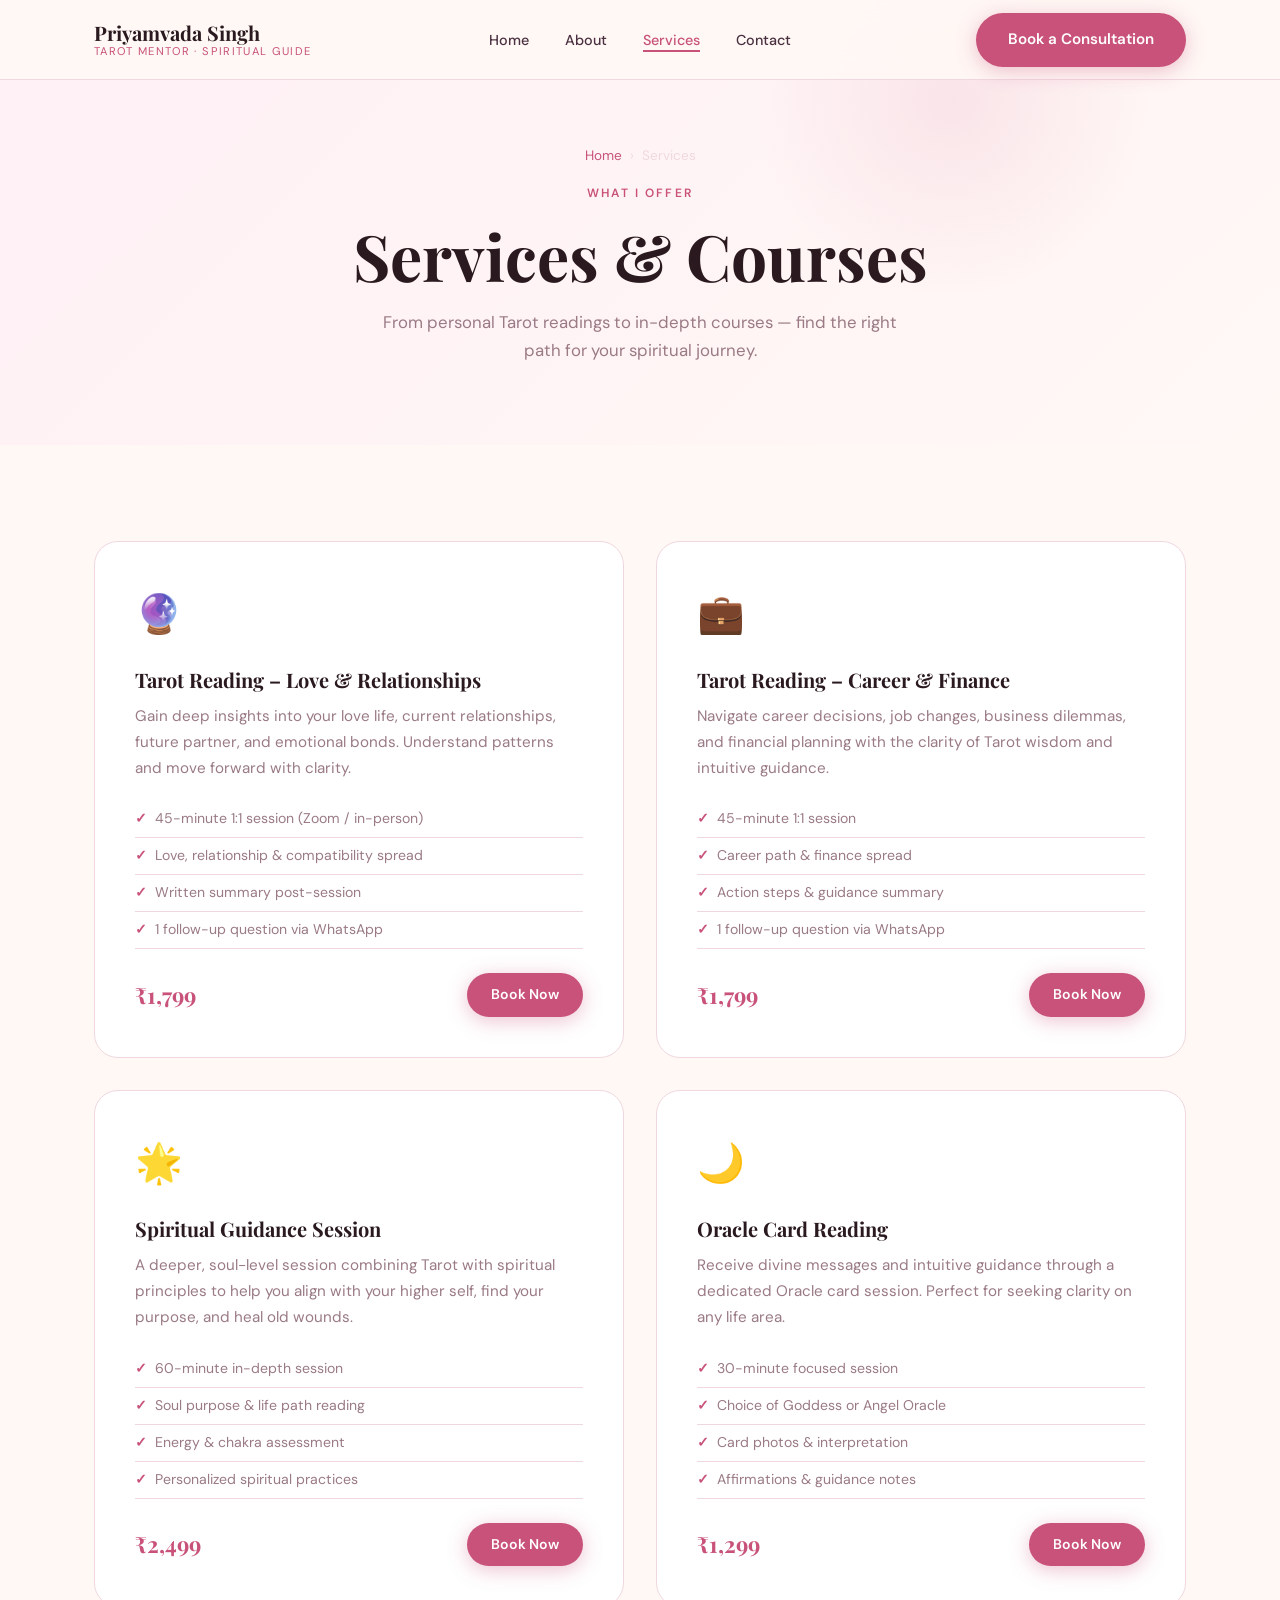
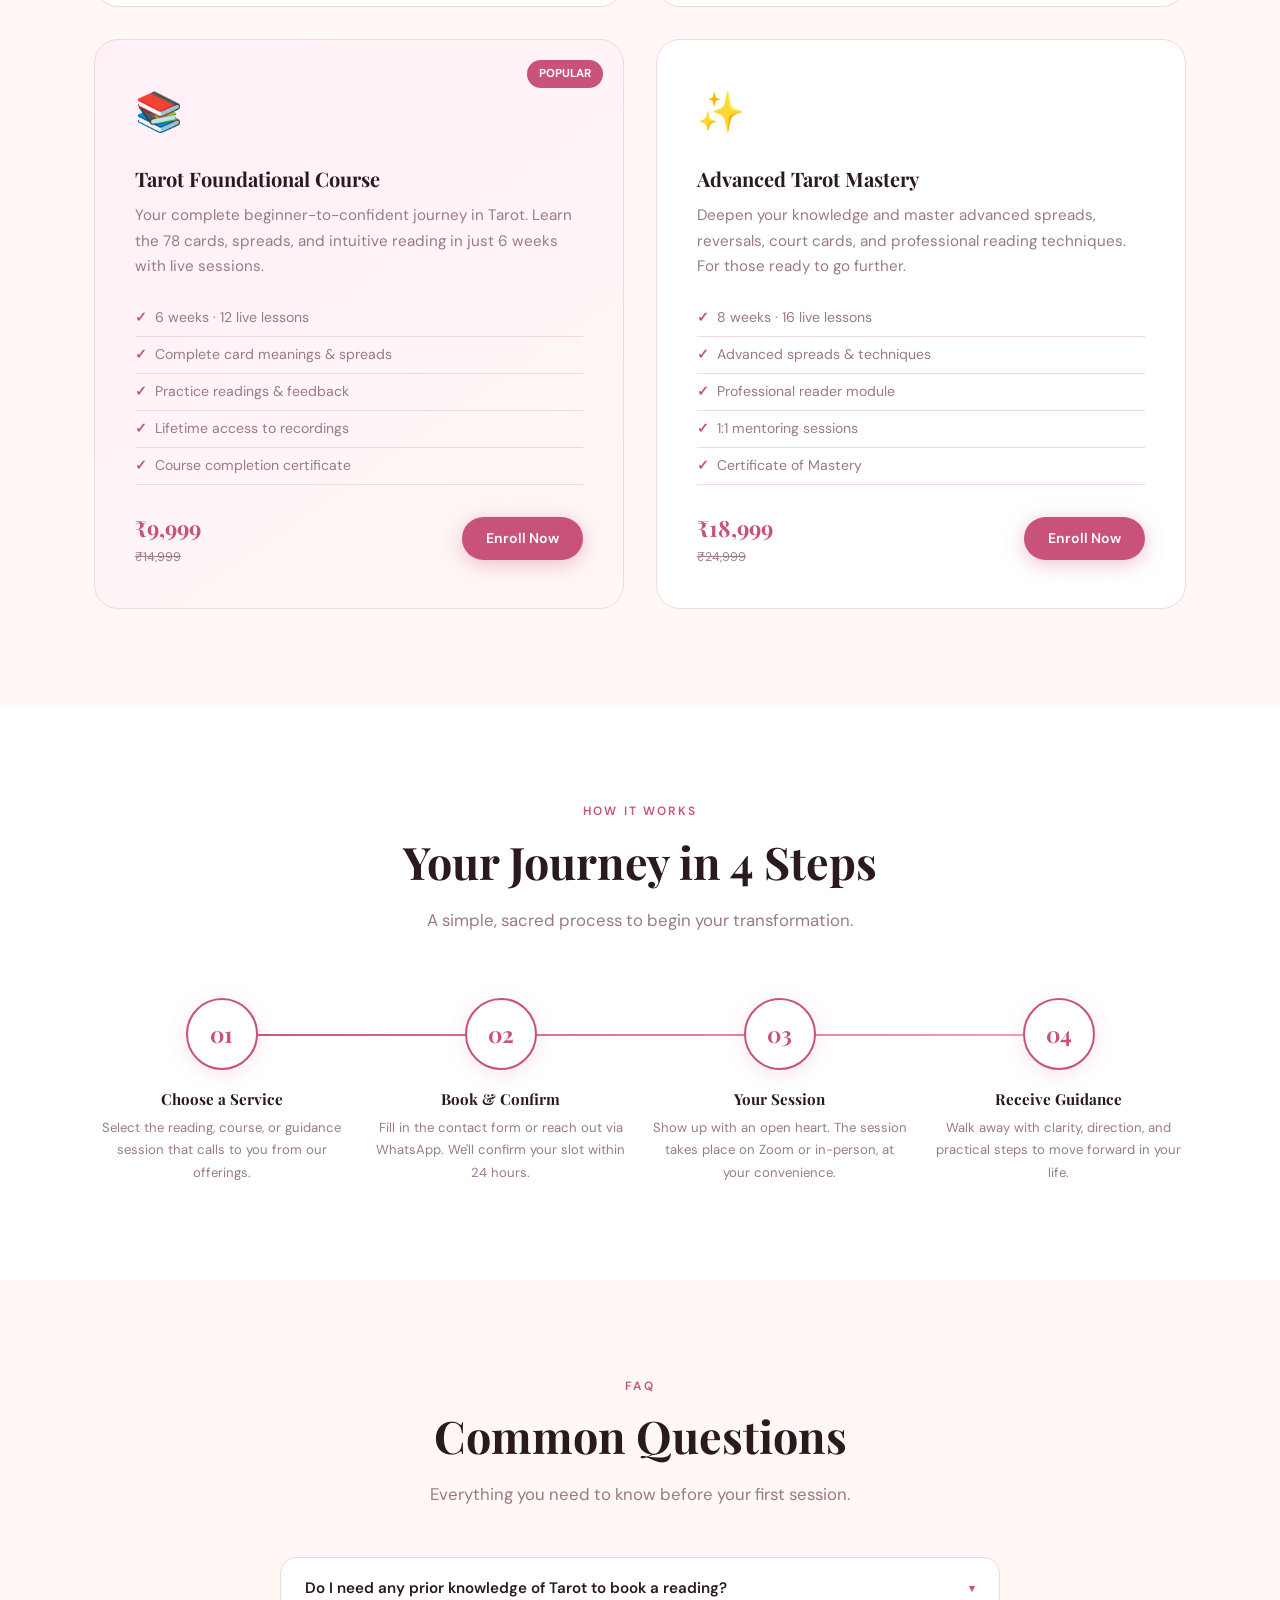
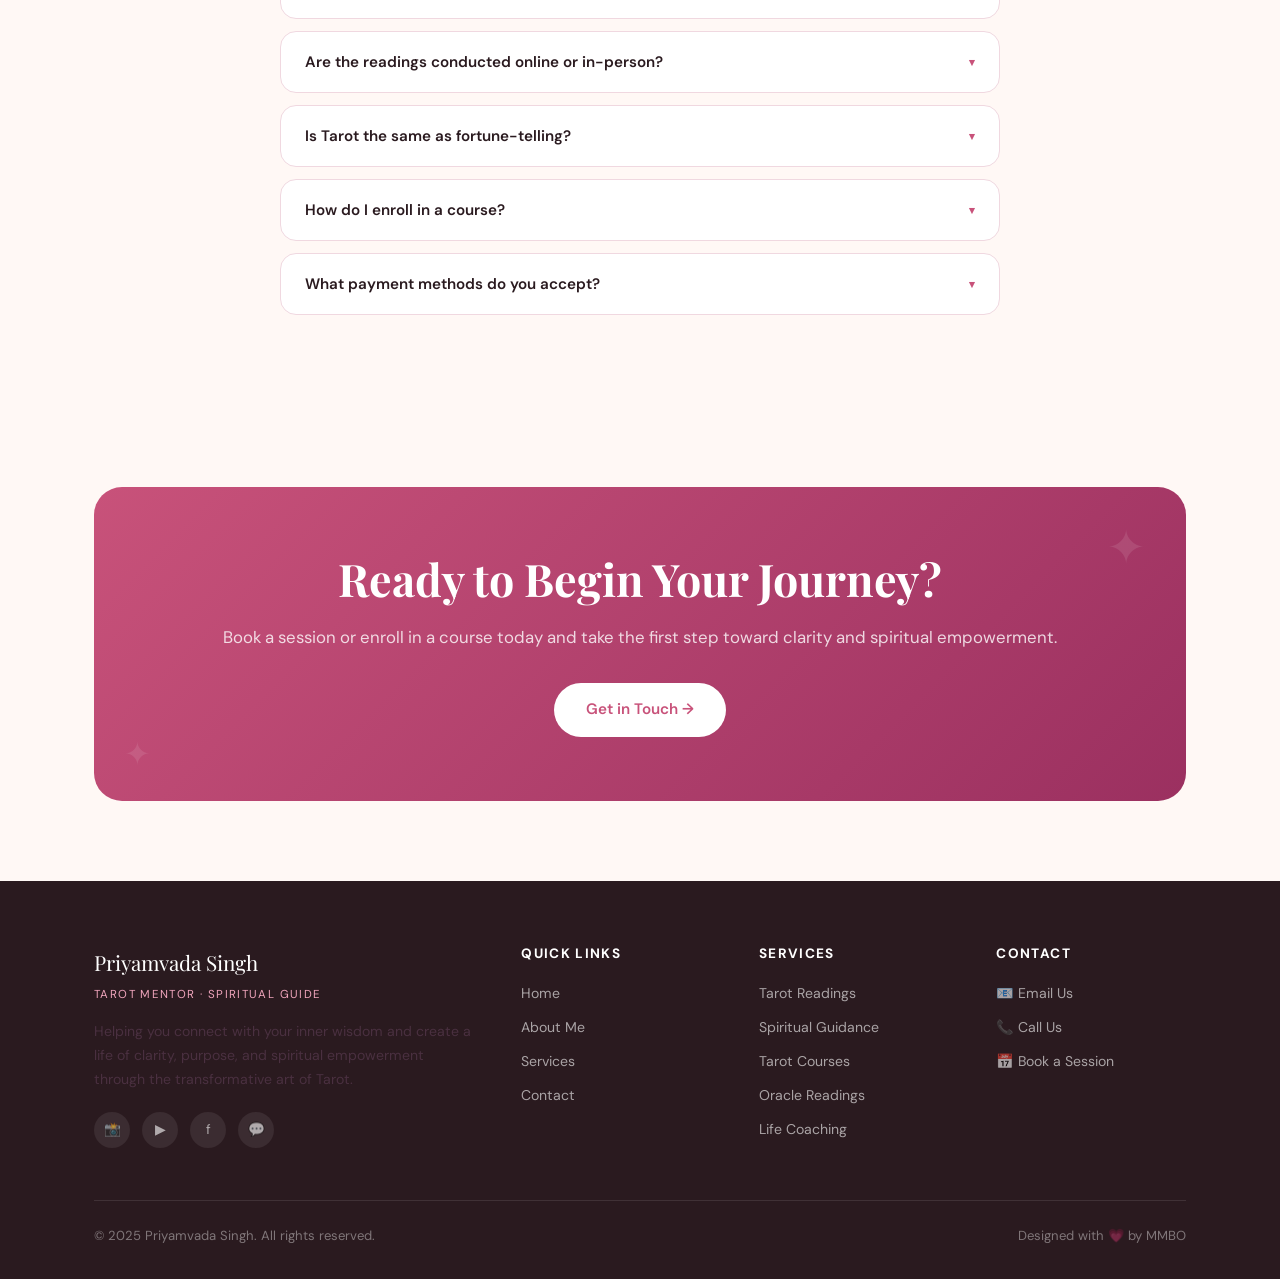
<file: services.html>
<!DOCTYPE html>
<html lang="en">
<head>
  <meta charset="UTF-8" />
  <meta name="viewport" content="width=device-width, initial-scale=1.0" />
  <title>Services | Priyamvada Singh</title>
  <meta name="description" content="Explore Tarot readings, spiritual guidance, courses, oracle readings, and life coaching services by Priyamvada Singh." />
  <link rel="stylesheet" href="css/style.css" />
</head>
<body>

<!-- NAVBAR -->
<nav class="navbar">
  <div class="container">
    <div class="nav-inner">
      <a href="index.html" class="nav-logo">
        <span class="logo-name">Priyamvada Singh</span>
        <span class="logo-tagline">Tarot Mentor · Spiritual Guide</span>
      </a>
      <ul class="nav-links">
        <li><a href="index.html">Home</a></li>
        <li><a href="about.html">About</a></li>
        <li><a href="services.html" class="active">Services</a></li>
        <li><a href="contact.html">Contact</a></li>
      </ul>
      <a href="contact.html" class="btn btn-primary nav-cta">Book a Consultation</a>
      <button class="hamburger" aria-label="Menu">
        <span></span><span></span><span></span>
      </button>
    </div>
  </div>
</nav>

<!-- PAGE HERO -->
<section class="page-hero">
  <div class="container text-center">
    <div class="breadcrumb">
      <a href="index.html">Home</a>
      <span>›</span>
      <span>Services</span>
    </div>
    <span class="eyebrow">What I Offer</span>
    <h1>Services &amp; Courses</h1>
    <p style="color:var(--text-muted);font-size:1.05rem;max-width:540px;margin:12px auto 0;">From personal Tarot readings to in-depth courses — find the right path for your spiritual journey.</p>
  </div>
</section>

<!-- SERVICES FULL GRID -->
<section class="section-pad">
  <div class="container">
    <div class="services-full-grid">

      <div class="service-card">
        <div class="service-icon">🔮</div>
        <h3>Tarot Reading – Love &amp; Relationships</h3>
        <p>Gain deep insights into your love life, current relationships, future partner, and emotional bonds. Understand patterns and move forward with clarity.</p>
        <ul class="service-includes">
          <li>45-minute 1:1 session (Zoom / in-person)</li>
          <li>Love, relationship & compatibility spread</li>
          <li>Written summary post-session</li>
          <li>1 follow-up question via WhatsApp</li>
        </ul>
        <div style="display:flex;align-items:center;justify-content:space-between;margin-top:16px;">
          <div class="service-price">₹1,799</div>
          <a href="contact.html" class="btn btn-primary" style="padding:10px 24px;font-size:0.88rem;">Book Now</a>
        </div>
      </div>

      <div class="service-card">
        <div class="service-icon">💼</div>
        <h3>Tarot Reading – Career &amp; Finance</h3>
        <p>Navigate career decisions, job changes, business dilemmas, and financial planning with the clarity of Tarot wisdom and intuitive guidance.</p>
        <ul class="service-includes">
          <li>45-minute 1:1 session</li>
          <li>Career path & finance spread</li>
          <li>Action steps &amp; guidance summary</li>
          <li>1 follow-up question via WhatsApp</li>
        </ul>
        <div style="display:flex;align-items:center;justify-content:space-between;margin-top:16px;">
          <div class="service-price">₹1,799</div>
          <a href="contact.html" class="btn btn-primary" style="padding:10px 24px;font-size:0.88rem;">Book Now</a>
        </div>
      </div>

      <div class="service-card">
        <div class="service-icon">🌟</div>
        <h3>Spiritual Guidance Session</h3>
        <p>A deeper, soul-level session combining Tarot with spiritual principles to help you align with your higher self, find your purpose, and heal old wounds.</p>
        <ul class="service-includes">
          <li>60-minute in-depth session</li>
          <li>Soul purpose & life path reading</li>
          <li>Energy & chakra assessment</li>
          <li>Personalized spiritual practices</li>
        </ul>
        <div style="display:flex;align-items:center;justify-content:space-between;margin-top:16px;">
          <div class="service-price">₹2,499</div>
          <a href="contact.html" class="btn btn-primary" style="padding:10px 24px;font-size:0.88rem;">Book Now</a>
        </div>
      </div>

      <div class="service-card">
        <div class="service-icon">🌙</div>
        <h3>Oracle Card Reading</h3>
        <p>Receive divine messages and intuitive guidance through a dedicated Oracle card session. Perfect for seeking clarity on any life area.</p>
        <ul class="service-includes">
          <li>30-minute focused session</li>
          <li>Choice of Goddess or Angel Oracle</li>
          <li>Card photos &amp; interpretation</li>
          <li>Affirmations &amp; guidance notes</li>
        </ul>
        <div style="display:flex;align-items:center;justify-content:space-between;margin-top:16px;">
          <div class="service-price">₹1,299</div>
          <a href="contact.html" class="btn btn-primary" style="padding:10px 24px;font-size:0.88rem;">Book Now</a>
        </div>
      </div>

      <div class="service-card" style="background:linear-gradient(145deg,#fff0f7,#fff8f5);">
        <div style="position:absolute;top:20px;right:20px;background:var(--rose);color:white;padding:4px 12px;border-radius:50px;font-size:0.72rem;font-weight:700;">POPULAR</div>
        <div class="service-icon">📚</div>
        <h3>Tarot Foundational Course</h3>
        <p>Your complete beginner-to-confident journey in Tarot. Learn the 78 cards, spreads, and intuitive reading in just 6 weeks with live sessions.</p>
        <ul class="service-includes">
          <li>6 weeks · 12 live lessons</li>
          <li>Complete card meanings &amp; spreads</li>
          <li>Practice readings &amp; feedback</li>
          <li>Lifetime access to recordings</li>
          <li>Course completion certificate</li>
        </ul>
        <div style="display:flex;align-items:center;justify-content:space-between;margin-top:16px;">
          <div>
            <div class="service-price">₹9,999</div>
            <div style="font-size:0.78rem;color:var(--text-muted);text-decoration:line-through;">₹14,999</div>
          </div>
          <a href="contact.html" class="btn btn-primary" style="padding:10px 24px;font-size:0.88rem;">Enroll Now</a>
        </div>
      </div>

      <div class="service-card">
        <div class="service-icon">✨</div>
        <h3>Advanced Tarot Mastery</h3>
        <p>Deepen your knowledge and master advanced spreads, reversals, court cards, and professional reading techniques. For those ready to go further.</p>
        <ul class="service-includes">
          <li>8 weeks · 16 live lessons</li>
          <li>Advanced spreads &amp; techniques</li>
          <li>Professional reader module</li>
          <li>1:1 mentoring sessions</li>
          <li>Certificate of Mastery</li>
        </ul>
        <div style="display:flex;align-items:center;justify-content:space-between;margin-top:16px;">
          <div>
            <div class="service-price">₹18,999</div>
            <div style="font-size:0.78rem;color:var(--text-muted);text-decoration:line-through;">₹24,999</div>
          </div>
          <a href="contact.html" class="btn btn-primary" style="padding:10px 24px;font-size:0.88rem;">Enroll Now</a>
        </div>
      </div>

    </div>
  </div>
</section>

<!-- PROCESS SECTION -->
<section class="section-pad" style="background:var(--white);">
  <div class="container text-center">
    <span class="eyebrow">How It Works</span>
    <h2 class="section-title">Your Journey in 4 Steps</h2>
    <p class="section-subtitle" style="margin-bottom:64px;">A simple, sacred process to begin your transformation.</p>
    <div class="process-steps">
      <div class="step">
        <div class="step-num">01</div>
        <h4>Choose a Service</h4>
        <p>Select the reading, course, or guidance session that calls to you from our offerings.</p>
      </div>
      <div class="step">
        <div class="step-num">02</div>
        <h4>Book &amp; Confirm</h4>
        <p>Fill in the contact form or reach out via WhatsApp. We'll confirm your slot within 24 hours.</p>
      </div>
      <div class="step">
        <div class="step-num">03</div>
        <h4>Your Session</h4>
        <p>Show up with an open heart. The session takes place on Zoom or in-person, at your convenience.</p>
      </div>
      <div class="step">
        <div class="step-num">04</div>
        <h4>Receive Guidance</h4>
        <p>Walk away with clarity, direction, and practical steps to move forward in your life.</p>
      </div>
    </div>
  </div>
</section>

<!-- FAQ -->
<section class="section-pad faq-section">
  <div class="container text-center">
    <span class="eyebrow">FAQ</span>
    <h2 class="section-title">Common Questions</h2>
    <p class="section-subtitle" style="margin-bottom:48px;">Everything you need to know before your first session.</p>
    <div class="faq-list">
      <div class="faq-item">
        <button class="faq-q">Do I need any prior knowledge of Tarot to book a reading? <span class="arrow">▾</span></button>
        <div class="faq-a"><p>Not at all! All you need is an open mind and a question or area of life you'd like guidance on. Priyamvada will guide you through the entire process.</p></div>
      </div>
      <div class="faq-item">
        <button class="faq-q">Are the readings conducted online or in-person? <span class="arrow">▾</span></button>
        <div class="faq-a"><p>Both! Sessions are available via Zoom for clients anywhere in the world, or in-person in Delhi for those nearby.</p></div>
      </div>
      <div class="faq-item">
        <button class="faq-q">Is Tarot the same as fortune-telling? <span class="arrow">▾</span></button>
        <div class="faq-a"><p>No. Tarot is a tool for self-reflection and gaining clarity on present energies and possibilities. It empowers you to make informed choices rather than predicting a fixed future.</p></div>
      </div>
      <div class="faq-item">
        <button class="faq-q">How do I enroll in a course? <span class="arrow">▾</span></button>
        <div class="faq-a"><p>Simply fill out the contact form or message us on WhatsApp. We'll share all course details, dates, and payment information with you.</p></div>
      </div>
      <div class="faq-item">
        <button class="faq-q">What payment methods do you accept? <span class="arrow">▾</span></button>
        <div class="faq-a"><p>We accept UPI (GPay, PhonePe, Paytm), bank transfer, and online payment links. Full payment is required to confirm bookings.</p></div>
      </div>
    </div>
  </div>
</section>

<!-- CTA -->
<section class="section-pad-sm" style="padding-bottom:80px;">
  <div class="container">
    <div class="cta-banner">
      <h2>Ready to Begin Your Journey?</h2>
      <p>Book a session or enroll in a course today and take the first step toward clarity and spiritual empowerment.</p>
      <a href="contact.html" class="btn btn-white">Get in Touch →</a>
    </div>
  </div>
</section>

<!-- FOOTER -->
<footer class="footer">
  <div class="container">
    <div class="footer-grid">
      <div class="footer-brand">
        <span class="logo-name">Priyamvada Singh</span>
        <span class="logo-tagline">Tarot Mentor · Spiritual Guide</span>
        <p>Helping you connect with your inner wisdom and create a life of clarity, purpose, and spiritual empowerment through the transformative art of Tarot.</p>
        <div class="social-links">
          <a href="#" title="Instagram">📸</a>
          <a href="#" title="YouTube">▶</a>
          <a href="#" title="Facebook">f</a>
          <a href="#" title="WhatsApp">💬</a>
        </div>
      </div>
      <div class="footer-col">
        <h4>Quick Links</h4>
        <a href="index.html">Home</a>
        <a href="about.html">About Me</a>
        <a href="services.html">Services</a>
        <a href="contact.html">Contact</a>
      </div>
      <div class="footer-col">
        <h4>Services</h4>
        <a href="services.html">Tarot Readings</a>
        <a href="services.html">Spiritual Guidance</a>
        <a href="services.html">Tarot Courses</a>
        <a href="services.html">Oracle Readings</a>
        <a href="services.html">Life Coaching</a>
      </div>
      <div class="footer-col">
        <h4>Contact</h4>
        <a href="mailto:priyamvada@example.com">📧 Email Us</a>
        <a href="tel:+919999999999">📞 Call Us</a>
        <a href="contact.html">📅 Book a Session</a>
      </div>
    </div>
    <div class="footer-bottom">
      <span>© 2025 Priyamvada Singh. All rights reserved.</span>
      <span>Designed with 💗 by MMBO</span>
    </div>
  </div>
</footer>

<script src="js/main.js"></script>
</body>
</html>
</file>
<file: css/style.css>
/* ===========================
   PRIYAMVADA SINGH - MAIN CSS
   =========================== */

@import url('https://fonts.googleapis.com/css2?family=Playfair+Display:ital,wght@0,400;0,600;0,700;1,400&family=DM+Sans:wght@300;400;500;600&display=swap');

:root {
  --rose: #C8527A;
  --rose-light: #F0A5BC;
  --rose-pale: #FDE8EF;
  --cream: #FFF8F5;
  --gold: #C9A96E;
  --dark: #2A1A1F;
  --text: #4A3040;
  --text-muted: #9A7A85;
  --white: #FFFFFF;
  --border: #F0D8E0;
  --nav-h: 80px;
}

*,
*::before,
*::after {
  box-sizing: border-box;
  margin: 0;
  padding: 0;
}

html {
  scroll-behavior: smooth;
  font-size: 16px;
}

body {
  font-family: 'DM Sans', sans-serif;
  color: var(--text);
  background: var(--cream);
  line-height: 1.7;
}

/* ---- TYPOGRAPHY ---- */
h1,
h2,
h3,
h4 {
  font-family: 'Playfair Display', serif;
  color: var(--dark);
  line-height: 1.25;
}

h1 {
  font-size: clamp(2.4rem, 5vw, 4rem);
}

h2 {
  font-size: clamp(1.8rem, 3.5vw, 2.8rem);
}

h3 {
  font-size: clamp(1.2rem, 2vw, 1.5rem);
}

p {
  font-size: 1rem;
  color: var(--text);
}

a {
  text-decoration: none;
  color: inherit;
}

ul {
  list-style: none;
}

img {
  max-width: 100%;
  display: block;
}

/* ---- UTILITIES ---- */
.container {
  max-width: 1140px;
  margin: 0 auto;
  padding: 0 24px;
}

.section-pad {
  padding: 96px 0;
}

.section-pad-sm {
  padding: 64px 0;
}

.text-center {
  text-align: center;
}

.text-rose {
  color: var(--rose);
}

.text-gold {
  color: var(--gold);
}

.eyebrow {
  font-family: 'DM Sans', sans-serif;
  font-size: 0.75rem;
  font-weight: 600;
  letter-spacing: 0.18em;
  text-transform: uppercase;
  color: var(--rose);
  margin-bottom: 12px;
  display: block;
}

.section-title {
  margin-bottom: 16px;
}

.section-subtitle {
  font-size: 1.05rem;
  color: var(--text-muted);
  max-width: 560px;
  margin: 0 auto 48px;
}

/* ---- BUTTONS ---- */
.btn {
  display: inline-flex;
  align-items: center;
  gap: 8px;
  padding: 14px 32px;
  border-radius: 50px;
  font-family: 'DM Sans', sans-serif;
  font-weight: 600;
  font-size: 0.95rem;
  transition: all 0.3s ease;
  cursor: pointer;
  border: none;
}

.btn-primary {
  background: var(--rose);
  color: var(--white);
  box-shadow: 0 4px 20px rgba(200, 82, 122, 0.35);
}

.btn-primary:hover {
  background: #b04068;
  transform: translateY(-2px);
  box-shadow: 0 8px 28px rgba(200, 82, 122, 0.4);
}

.btn-outline {
  background: transparent;
  color: var(--rose);
  border: 2px solid var(--rose);
}

.btn-outline:hover {
  background: var(--rose);
  color: var(--white);
}

.btn-white {
  background: var(--white);
  color: var(--rose);
}

.btn-white:hover {
  background: var(--rose-pale);
}

/* ---- NAVBAR ---- */
.navbar {
  position: fixed;
  top: 0;
  left: 0;
  right: 0;
  z-index: 1000;
  height: var(--nav-h);
  background: rgba(255, 248, 245, 0.95);
  backdrop-filter: blur(12px);
  border-bottom: 1px solid var(--border);
  transition: box-shadow 0.3s;
}

.navbar.scrolled {
  box-shadow: 0 4px 24px rgba(42, 26, 31, 0.08);
}

.nav-inner {
  display: flex;
  align-items: center;
  justify-content: space-between;
  height: var(--nav-h);
}

.nav-logo {
  display: flex;
  flex-direction: column;
  line-height: 1.2;
}

.nav-logo .logo-name {
  font-family: 'Playfair Display', serif;
  font-size: 1.25rem;
  font-weight: 700;
  color: var(--dark);
}

.nav-logo .logo-tagline {
  font-size: 0.7rem;
  letter-spacing: 0.12em;
  text-transform: uppercase;
  color: var(--rose);
}

.nav-links {
  display: flex;
  align-items: center;
  gap: 36px;
}

.nav-links a {
  font-size: 0.9rem;
  font-weight: 500;
  color: var(--text);
  transition: color 0.2s;
  position: relative;
}

.nav-links a::after {
  content: '';
  position: absolute;
  bottom: -3px;
  left: 0;
  width: 0;
  height: 2px;
  background: var(--rose);
  transition: width 0.3s;
}

.nav-links a:hover,
.nav-links a.active {
  color: var(--rose);
}

.nav-links a:hover::after,
.nav-links a.active::after {
  width: 100%;
}

.nav-cta {
  margin-left: 8px;
}

.hamburger {
  display: none;
  flex-direction: column;
  gap: 5px;
  cursor: pointer;
  padding: 4px;
}

.hamburger span {
  display: block;
  width: 24px;
  height: 2px;
  background: var(--dark);
  border-radius: 2px;
  transition: all 0.3s;
}

/* ---- HERO (HOME) ---- */
.hero {
  min-height: 100vh;
  display: flex;
  align-items: center;
  padding-top: var(--nav-h);
  background: linear-gradient(135deg, #FFF0F5 0%, var(--cream) 60%, #FEF3E8 100%);
  position: relative;
  overflow: hidden;
}

.hero::before {
  content: '';
  position: absolute;
  width: 600px;
  height: 600px;
  border-radius: 50%;
  background: radial-gradient(circle, rgba(200, 82, 122, 0.08) 0%, transparent 70%);
  top: -100px;
  right: -100px;
  pointer-events: none;
}

.hero-grid {
  display: grid;
  grid-template-columns: 1fr 1fr;
  gap: 64px;
  align-items: center;
}

.hero-badge {
  display: inline-flex;
  align-items: center;
  gap: 8px;
  padding: 6px 16px;
  background: var(--rose-pale);
  border-radius: 50px;
  font-size: 0.8rem;
  font-weight: 600;
  color: var(--rose);
  margin-bottom: 24px;
  letter-spacing: 0.05em;
}

.hero-badge .dot {
  width: 6px;
  height: 6px;
  background: var(--rose);
  border-radius: 50%;
  animation: pulse 2s infinite;
}

@keyframes pulse {

  0%,
  100% {
    opacity: 1;
    transform: scale(1)
  }

  50% {
    opacity: 0.5;
    transform: scale(1.4)
  }
}

.hero-title {
  margin-bottom: 20px;
}

.hero-title em {
  font-style: italic;
  color: var(--rose);
}

.hero-sub {
  font-size: 1.1rem;
  color: var(--text-muted);
  margin-bottom: 36px;
  max-width: 480px;
}

.hero-actions {
  display: flex;
  gap: 16px;
  flex-wrap: wrap;
  margin-bottom: 48px;
}

.hero-stats {
  display: flex;
  gap: 40px;
}

.hero-stat .num {
  font-family: 'Playfair Display', serif;
  font-size: 1.8rem;
  font-weight: 700;
  color: var(--dark);
}

.hero-stat .num span {
  color: var(--rose);
}

.hero-stat .lbl {
  font-size: 0.78rem;
  color: var(--text-muted);
  letter-spacing: 0.08em;
  text-transform: uppercase;
}

.hero-img-wrap {
  position: relative;
}

.hero-img-frame {
  /* border-radius: 40% 60% 60% 40% / 40% 40% 60% 60%;
  overflow: hidden;
  aspect-ratio: 4/5;
  background: linear-gradient(145deg, var(--rose-pale), var(--rose-light));
  box-shadow: 0 24px 64px rgba(200,82,122,0.2); */
}

.hero-img-frame img {
  width: 100%;
  height: 100%;
  object-fit: cover;
  border-radius: inherit;
}

.hero-float {
  position: absolute;
  background: var(--white);
  border-radius: 16px;
  padding: 14px 18px;
  box-shadow: 0 8px 32px rgba(42, 26, 31, 0.12);
  display: flex;
  align-items: center;
  gap: 10px;
}

.hero-float.fl-1 {
  bottom: 60px;
  left: -30px;
}

.hero-float.fl-2 {
  top: 60px;
  right: -20px;
}

.hero-float .fi {
  font-size: 1.5rem;
}

.hero-float .ft {
  font-size: 0.8rem;
  font-weight: 600;
  color: var(--dark);
}

.hero-float .fs {
  font-size: 0.72rem;
  color: var(--text-muted);
}

/* ---- SERVICES STRIP ---- */
.services-strip {
  padding: 24px 0;
  background: var(--rose);
  overflow: hidden;
}

.strip-inner {
  display: flex;
  gap: 48px;
  animation: marquee 20s linear infinite;
  white-space: nowrap;
}

.strip-item {
  display: inline-flex;
  align-items: center;
  gap: 12px;
  color: rgba(255, 255, 255, 0.85);
  font-size: 0.9rem;
  font-weight: 500;
  letter-spacing: 0.06em;
}

.strip-item .star {
  color: var(--rose-pale);
}

@keyframes marquee {
  0% {
    transform: translateX(0);
  }

  100% {
    transform: translateX(-50%);
  }
}

/* ---- ABOUT SECTION (homepage) ---- */
.about-home-grid {
  display: grid;
  grid-template-columns: 1fr 1fr;
  gap: 80px;
  align-items: center;
}

.about-home-img {
  position: relative;
}

.about-img-main {
  border-radius: 24px;
  overflow: hidden;
  aspect-ratio: 3/4;
  background: var(--rose-pale);
}

.about-img-main img {
  width: 100%;
  height: 100%;
  object-fit: cover;
}

.about-card {
  position: absolute;
  bottom: -24px;
  right: -24px;
  background: var(--white);
  border-radius: 20px;
  padding: 20px 24px;
  box-shadow: 0 12px 40px rgba(42, 26, 31, 0.1);
  text-align: center;
}

.about-card .ac-num {
  font-family: 'Playfair Display', serif;
  font-size: 2rem;
  font-weight: 700;
  color: var(--rose);
  display: block;
}

.about-card .ac-txt {
  font-size: 0.75rem;
  color: var(--text-muted);
}

.about-home-content .eyebrow {
  margin-bottom: 8px;
}

.about-home-content p {
  margin-bottom: 20px;
  color: var(--text-muted);
  font-size: 1.02rem;
}

.skills-list {
  display: flex;
  flex-wrap: wrap;
  gap: 10px;
  margin: 24px 0;
}

.skill-tag {
  padding: 6px 16px;
  background: var(--rose-pale);
  color: var(--rose);
  border-radius: 50px;
  font-size: 0.82rem;
  font-weight: 600;
}

/* ---- CARD GRID ---- */
.cards-grid {
  display: grid;
  grid-template-columns: repeat(3, 1fr);
  gap: 28px;
}

.card {
  background: var(--white);
  border-radius: 20px;
  padding: 32px;
  border: 1px solid var(--border);
  transition: all 0.3s;
}

.card:hover {
  transform: translateY(-6px);
  box-shadow: 0 16px 48px rgba(200, 82, 122, 0.12);
  border-color: var(--rose-light);
}

.card-icon {
  width: 56px;
  height: 56px;
  background: var(--rose-pale);
  border-radius: 16px;
  display: flex;
  align-items: center;
  justify-content: center;
  font-size: 1.6rem;
  margin-bottom: 20px;
}

.card h3 {
  font-size: 1.1rem;
  margin-bottom: 10px;
}

.card p {
  font-size: 0.9rem;
  color: var(--text-muted);
}

/* ---- TESTIMONIALS ---- */
.testimonials-bg {
  background: linear-gradient(135deg, #2A1A1F 0%, #3D1F2D 100%);
}

.testimonials-bg .eyebrow {
  color: var(--rose-light);
}

.testimonials-bg .section-title {
  color: var(--white);
}

.testimonials-bg .section-subtitle {
  color: rgba(255, 255, 255, 0.5);
}

.testi-grid {
  display: grid;
  grid-template-columns: repeat(3, 1fr);
  gap: 24px;
}

.testi-card {
  background: rgba(255, 255, 255, 0.06);
  border: 1px solid rgba(255, 255, 255, 0.1);
  border-radius: 20px;
  padding: 28px;
}

.testi-stars {
  color: var(--gold);
  font-size: 0.9rem;
  margin-bottom: 14px;
}

.testi-text {
  font-size: 0.95rem;
  color: rgba(255, 255, 255, 0.8);
  line-height: 1.7;
  margin-bottom: 20px;
  font-style: italic;
}

.testi-author {
  display: flex;
  align-items: center;
  gap: 12px;
}

.testi-avatar {
  width: 44px;
  height: 44px;
  border-radius: 50%;
  background: var(--rose);
  display: flex;
  align-items: center;
  justify-content: center;
  font-weight: 700;
  color: var(--white);
  font-size: 0.9rem;
}

.testi-name {
  font-weight: 600;
  color: var(--white);
  font-size: 0.9rem;
}

.testi-loc {
  font-size: 0.78rem;
  color: rgba(255, 255, 255, 0.4);
}

/* ---- CTA BANNER ---- */
.cta-banner {
  background: linear-gradient(135deg, var(--rose) 0%, #9B3060 100%);
  border-radius: 28px;
  padding: 64px 48px;
  text-align: center;
  position: relative;
  overflow: hidden;
}

.cta-banner::before {
  content: '✦';
  position: absolute;
  top: 20px;
  right: 40px;
  font-size: 3rem;
  color: rgba(255, 255, 255, 0.1);
}

.cta-banner::after {
  content: '✦';
  position: absolute;
  bottom: 20px;
  left: 30px;
  font-size: 2rem;
  color: rgba(255, 255, 255, 0.1);
}

.cta-banner h2 {
  color: var(--white);
  margin-bottom: 16px;
}

.cta-banner p {
  color: rgba(255, 255, 255, 0.8);
  margin-bottom: 32px;
  font-size: 1.05rem;
}

/* ---- FOOTER ---- */
.footer {
  background: var(--dark);
  color: rgba(255, 255, 255, 0.7);
  padding: 64px 0 32px;
}

.footer-grid {
  display: grid;
  grid-template-columns: 2fr 1fr 1fr 1fr;
  gap: 48px;
  margin-bottom: 48px;
}

.footer-brand .logo-name {
  font-family: 'Playfair Display', serif;
  font-size: 1.3rem;
  color: var(--white);
  display: block;
  margin-bottom: 4px;
}

.footer-brand .logo-tagline {
  font-size: 0.72rem;
  letter-spacing: 0.12em;
  text-transform: uppercase;
  color: var(--rose-light);
  display: block;
  margin-bottom: 16px;
}

.footer-brand p {
  font-size: 0.88rem;
  line-height: 1.7;
  margin-bottom: 20px;
}

.social-links {
  display: flex;
  gap: 12px;
}

.social-links a {
  width: 36px;
  height: 36px;
  border-radius: 50%;
  background: rgba(255, 255, 255, 0.08);
  display: flex;
  align-items: center;
  justify-content: center;
  font-size: 0.85rem;
  color: rgba(255, 255, 255, 0.6);
  transition: all 0.2s;
}

.social-links a:hover {
  background: var(--rose);
  color: var(--white);
}

.footer-col h4 {
  font-family: 'DM Sans', sans-serif;
  font-size: 0.85rem;
  font-weight: 700;
  letter-spacing: 0.1em;
  text-transform: uppercase;
  color: var(--white);
  margin-bottom: 20px;
}

.footer-col a {
  display: block;
  font-size: 0.88rem;
  color: rgba(255, 255, 255, 0.6);
  margin-bottom: 10px;
  transition: color 0.2s;
}

.footer-col a:hover {
  color: var(--rose-light);
}

.footer-bottom {
  border-top: 1px solid rgba(255, 255, 255, 0.1);
  padding-top: 24px;
  display: flex;
  justify-content: space-between;
  align-items: center;
  font-size: 0.82rem;
  color: rgba(255, 255, 255, 0.4);
}

/* ---- PAGE HERO (inner pages) ---- */
.page-hero {
  background: linear-gradient(135deg, #FFF0F5 0%, var(--cream) 100%);
  padding: calc(var(--nav-h) + 64px) 0 80px;
  text-align: center;
  position: relative;
  overflow: hidden;
}

.page-hero::before {
  content: '';
  position: absolute;
  width: 400px;
  height: 400px;
  border-radius: 50%;
  background: radial-gradient(circle, rgba(200, 82, 122, 0.1) 0%, transparent 70%);
  top: -100px;
  right: 10%;
  pointer-events: none;
}

.breadcrumb {
  display: flex;
  align-items: center;
  justify-content: center;
  gap: 8px;
  font-size: 0.85rem;
  color: var(--text-muted);
  margin-bottom: 16px;
}

.breadcrumb a {
  color: var(--rose);
}

.breadcrumb span {
  color: var(--border);
}

/* ---- ABOUT PAGE ---- */
.about-intro-grid {
  display: grid;
  grid-template-columns: 5fr 7fr;
  gap: 80px;
  align-items: start;
}

.about-img-stack {
  position: relative;
}

.about-img-big {
  border-radius: 24px;
  overflow: hidden;
  aspect-ratio: 3/4;
  background: linear-gradient(145deg, var(--rose-pale), var(--rose-light));
}

.about-img-big img {
  width: 100%;
  height: 100%;
  object-fit: cover;
}

.about-img-sm {
  position: absolute;
  bottom: -20px;
  right: -20px;
  width: 15%;
  border-radius: 16px;
  overflow: hidden;
  aspect-ratio: 1;
  border: 4px solid var(--white);
  box-shadow: 0 8px 32px rgba(42, 26, 31, 0.12);
  background: var(--rose-pale);
}

.about-img-sm img {
  width: 100%;
  height: 100%;
  object-fit: cover;
}

.about-intro-content p {
  color: var(--text-muted);
  margin-bottom: 20px;
  font-size: 1.02rem;
}

.values-list {
  margin: 32px 0;
  display: flex;
  flex-direction: column;
  gap: 16px;
}

.value-item {
  display: flex;
  align-items: flex-start;
  gap: 14px;
  padding: 16px 20px;
  background: var(--rose-pale);
  border-radius: 14px;
}

.value-icon {
  font-size: 1.4rem;
  flex-shrink: 0;
}

.value-title {
  font-weight: 700;
  font-size: 0.95rem;
  color: var(--dark);
  margin-bottom: 2px;
}

.value-desc {
  font-size: 0.85rem;
  color: var(--text-muted);
}

.journey-section {
  background: var(--white);
}

.timeline {
  position: relative;
  padding-left: 40px;
}

.timeline::before {
  content: '';
  position: absolute;
  left: 16px;
  top: 0;
  bottom: 0;
  width: 2px;
  background: linear-gradient(to bottom, var(--rose), var(--rose-light), transparent);
}

.tl-item {
  position: relative;
  margin-bottom: 40px;
}

.tl-dot {
  position: absolute;
  left: -32px;
  top: 6px;
  width: 14px;
  height: 14px;
  border-radius: 50%;
  background: var(--rose);
  border: 3px solid var(--white);
  box-shadow: 0 0 0 3px var(--rose-pale);
}

.tl-year {
  font-size: 0.78rem;
  font-weight: 700;
  color: var(--rose);
  letter-spacing: 0.1em;
  margin-bottom: 4px;
}

.tl-title {
  font-size: 1rem;
  font-weight: 700;
  color: var(--dark);
  margin-bottom: 4px;
}

.tl-desc {
  font-size: 0.88rem;
  color: var(--text-muted);
}

/* ---- SERVICES PAGE ---- */
.services-full-grid {
  display: grid;
  grid-template-columns: repeat(2, 1fr);
  gap: 32px;
}

.service-card {
  background: var(--white);
  border-radius: 24px;
  padding: 40px;
  border: 1px solid var(--border);
  transition: all 0.3s;
  position: relative;
  overflow: hidden;
}

.service-card::before {
  content: '';
  position: absolute;
  top: 0;
  left: 0;
  right: 0;
  height: 4px;
  background: linear-gradient(90deg, var(--rose), var(--rose-light));
  transform: scaleX(0);
  transform-origin: left;
  transition: transform 0.3s;
}

.service-card:hover {
  transform: translateY(-4px);
  box-shadow: 0 20px 56px rgba(200, 82, 122, 0.12);
  border-color: var(--rose-light);
}

.service-card:hover::before {
  transform: scaleX(1);
}

.service-icon {
  font-size: 2.4rem;
  margin-bottom: 20px;
}

.service-card h3 {
  margin-bottom: 12px;
  font-size: 1.25rem;
}

.service-card p {
  color: var(--text-muted);
  font-size: 0.95rem;
  margin-bottom: 20px;
}

.service-includes {
  list-style: none;
  margin-bottom: 24px;
}

.service-includes li {
  font-size: 0.88rem;
  color: var(--text-muted);
  padding: 6px 0;
  border-bottom: 1px solid var(--border);
  display: flex;
  align-items: center;
  gap: 8px;
}

.service-includes li::before {
  content: '✓';
  color: var(--rose);
  font-weight: 700;
}

.service-price {
  font-family: 'Playfair Display', serif;
  font-size: 1.4rem;
  font-weight: 700;
  color: var(--rose);
}

.process-steps {
  display: grid;
  grid-template-columns: repeat(4, 1fr);
  gap: 24px;
  position: relative;
}

.process-steps::before {
  content: '';
  position: absolute;
  top: 36px;
  left: 10%;
  right: 10%;
  height: 2px;
  background: linear-gradient(90deg, var(--rose), var(--rose-light));
  z-index: 0;
}

.step {
  text-align: center;
  position: relative;
  z-index: 1;
}

.step-num {
  width: 72px;
  height: 72px;
  border-radius: 50%;
  background: var(--white);
  border: 2px solid var(--rose);
  display: flex;
  align-items: center;
  justify-content: center;
  font-family: 'Playfair Display', serif;
  font-size: 1.4rem;
  font-weight: 700;
  color: var(--rose);
  margin: 0 auto 20px;
  box-shadow: 0 4px 20px rgba(200, 82, 122, 0.15);
}

.step h4 {
  font-size: 0.95rem;
  margin-bottom: 8px;
}

.step p {
  font-size: 0.82rem;
  color: var(--text-muted);
}

/* ---- CONTACT PAGE ---- */
.contact-grid {
  display: grid;
  grid-template-columns: 5fr 7fr;
  gap: 64px;
  align-items: start;
}

.contact-info-card {
  background: linear-gradient(135deg, var(--rose) 0%, #9B3060 100%);
  border-radius: 24px;
  padding: 40px;
  color: var(--white);
}

.contact-info-card h3 {
  color: var(--white);
  margin-bottom: 8px;
}

.contact-info-card>p {
  color: rgba(255, 255, 255, 0.7);
  margin-bottom: 32px;
  font-size: 0.95rem;
}

.contact-item {
  display: flex;
  gap: 16px;
  margin-bottom: 24px;
}

.contact-item-icon {
  width: 44px;
  height: 44px;
  border-radius: 12px;
  background: rgba(255, 255, 255, 0.15);
  display: flex;
  align-items: center;
  justify-content: center;
  font-size: 1.1rem;
  flex-shrink: 0;
}

.contact-item-label {
  font-size: 0.75rem;
  letter-spacing: 0.1em;
  text-transform: uppercase;
  color: rgba(255, 255, 255, 0.5);
  margin-bottom: 2px;
}

.contact-item-val {
  font-weight: 600;
  color: var(--white);
  font-size: 0.95rem;
}

.contact-social {
  margin-top: 32px;
}

.contact-social p {
  color: rgba(255, 255, 255, 0.6);
  font-size: 0.82rem;
  margin-bottom: 12px;
}

.cs-links {
  display: flex;
  gap: 10px;
}

.cs-links a {
  width: 38px;
  height: 38px;
  border-radius: 50%;
  background: rgba(255, 255, 255, 0.15);
  display: flex;
  align-items: center;
  justify-content: center;
  font-size: 0.85rem;
  color: var(--white);
  transition: all 0.2s;
}

.cs-links a:hover {
  background: var(--white);
  color: var(--rose);
}

.contact-form-wrap {
  background: var(--white);
  border-radius: 24px;
  padding: 40px;
  box-shadow: 0 8px 40px rgba(42, 26, 31, 0.06);
}

.contact-form-wrap h3 {
  margin-bottom: 8px;
}

.contact-form-wrap>p {
  color: var(--text-muted);
  font-size: 0.92rem;
  margin-bottom: 28px;
}

.form-row {
  display: grid;
  grid-template-columns: 1fr 1fr;
  gap: 20px;
}

.form-group {
  margin-bottom: 20px;
}

.form-group label {
  display: block;
  font-size: 0.82rem;
  font-weight: 600;
  color: var(--dark);
  margin-bottom: 8px;
  letter-spacing: 0.04em;
}

.form-group input,
.form-group select,
.form-group textarea {
  width: 100%;
  padding: 12px 16px;
  border: 1.5px solid var(--border);
  border-radius: 12px;
  font-family: 'DM Sans', sans-serif;
  font-size: 0.95rem;
  color: var(--dark);
  background: var(--cream);
  transition: border-color 0.2s;
  outline: none;
  resize: vertical;
}

.form-group input:focus,
.form-group select:focus,
.form-group textarea:focus {
  border-color: var(--rose);
  background: var(--white);
}

.form-group textarea {
  min-height: 120px;
}

.form-group select {
  cursor: pointer;
}

.faq-section {
  background: var(--cream);
}

.faq-list {
  max-width: 720px;
  margin: 0 auto;
}

.faq-item {
  background: var(--white);
  border-radius: 16px;
  margin-bottom: 12px;
  border: 1px solid var(--border);
  overflow: hidden;
}

.faq-q {
  width: 100%;
  background: none;
  border: none;
  padding: 20px 24px;
  text-align: left;
  display: flex;
  justify-content: space-between;
  align-items: center;
  cursor: pointer;
  font-family: 'DM Sans', sans-serif;
  font-size: 0.95rem;
  font-weight: 600;
  color: var(--dark);
}

.faq-q .arrow {
  transition: transform 0.3s;
  font-size: 0.7rem;
  color: var(--rose);
}

.faq-item.open .faq-q .arrow {
  transform: rotate(180deg);
}

.faq-a {
  max-height: 0;
  overflow: hidden;
  transition: max-height 0.4s ease;
}

.faq-item.open .faq-a {
  max-height: 200px;
}

.faq-a p {
  padding: 0 24px 20px;
  font-size: 0.9rem;
  color: var(--text-muted);
}

/* ---- MAP EMBED ---- */
.map-wrap {
  border-radius: 20px;
  overflow: hidden;
  height: 320px;
  background: var(--rose-pale);
  display: flex;
  align-items: center;
  justify-content: center;
  border: 1px solid var(--border);
}

.map-placeholder {
  text-align: center;
  color: var(--text-muted);
}

.map-placeholder .mi {
  font-size: 2rem;
  margin-bottom: 8px;
}

/* ---- MOBILE ---- */
@media (max-width: 992px) {
  .cards-grid {
    grid-template-columns: 1fr 1fr;
  }

  .hero-grid {
    grid-template-columns: 1fr;
    gap: 48px;
  }

  .hero-img-wrap {
    order: -1;
    max-width: 420px;
    margin: 0 auto;
  }

  .about-home-grid {
    grid-template-columns: 1fr;
  }

  .about-intro-grid {
    grid-template-columns: 1fr;
  }

  .footer-grid {
    grid-template-columns: 1fr 1fr;
  }

  .services-full-grid {
    grid-template-columns: 1fr;
  }

  .contact-grid {
    grid-template-columns: 1fr;
  }

  .process-steps {
    grid-template-columns: repeat(2, 1fr);
  }

  .process-steps::before {
    display: none;
  }

  .testi-grid {
    grid-template-columns: 1fr;
  }
}

@media (max-width: 768px) {
  .nav-links {
    display: none;
  }

  .nav-cta.btn {
    display: none;
  }

  .hamburger {
    display: flex;
  }

  .nav-links.open {
    display: flex;
    flex-direction: column;
    position: absolute;
    top: var(--nav-h);
    left: 0;
    right: 0;
    background: var(--white);
    padding: 20px 24px 32px;
    border-bottom: 1px solid var(--border);
    gap: 20px;
  }

  .cards-grid {
    grid-template-columns: 1fr;
  }

  .hero-stats {
    gap: 24px;
  }

  .footer-grid {
    grid-template-columns: 1fr;
  }

  .form-row {
    grid-template-columns: 1fr;
  }

  .cta-banner {
    padding: 40px 28px;
  }

  .process-steps {
    grid-template-columns: 1fr 1fr;
  }
}
</file>
